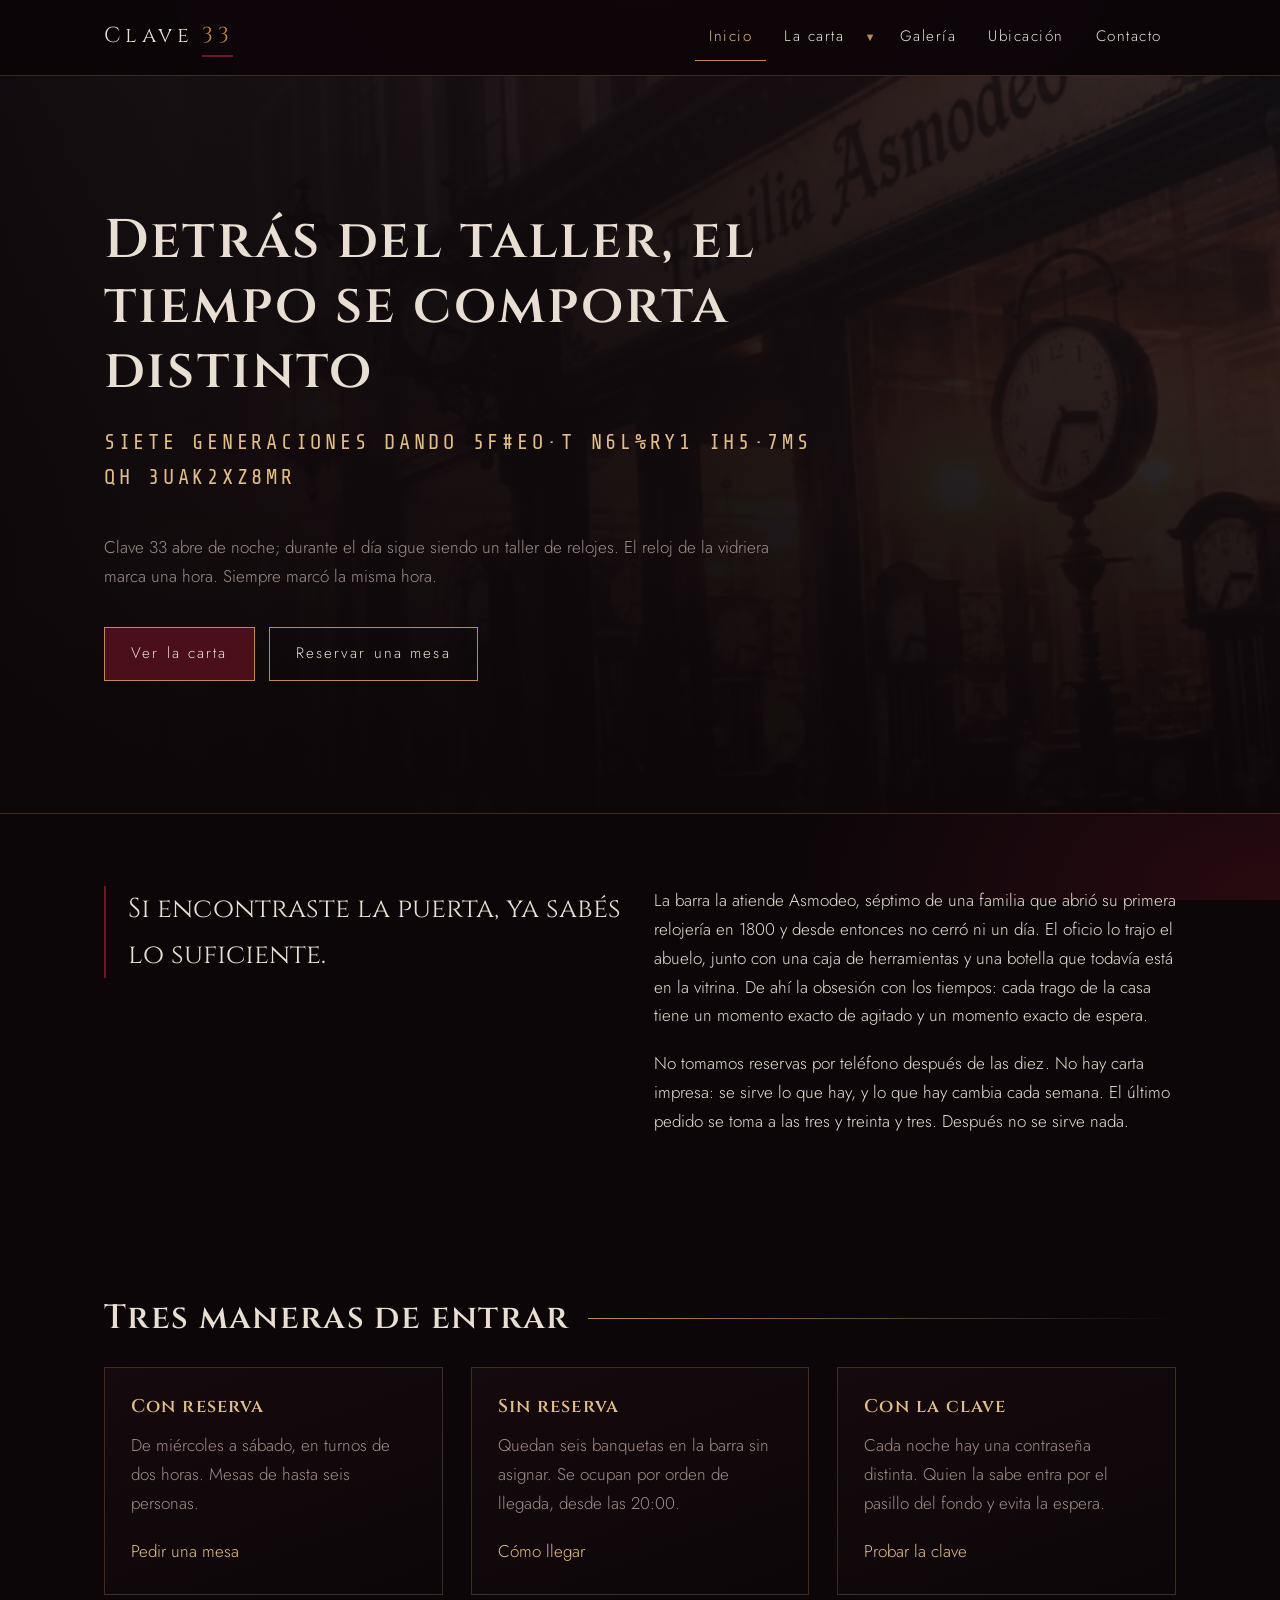
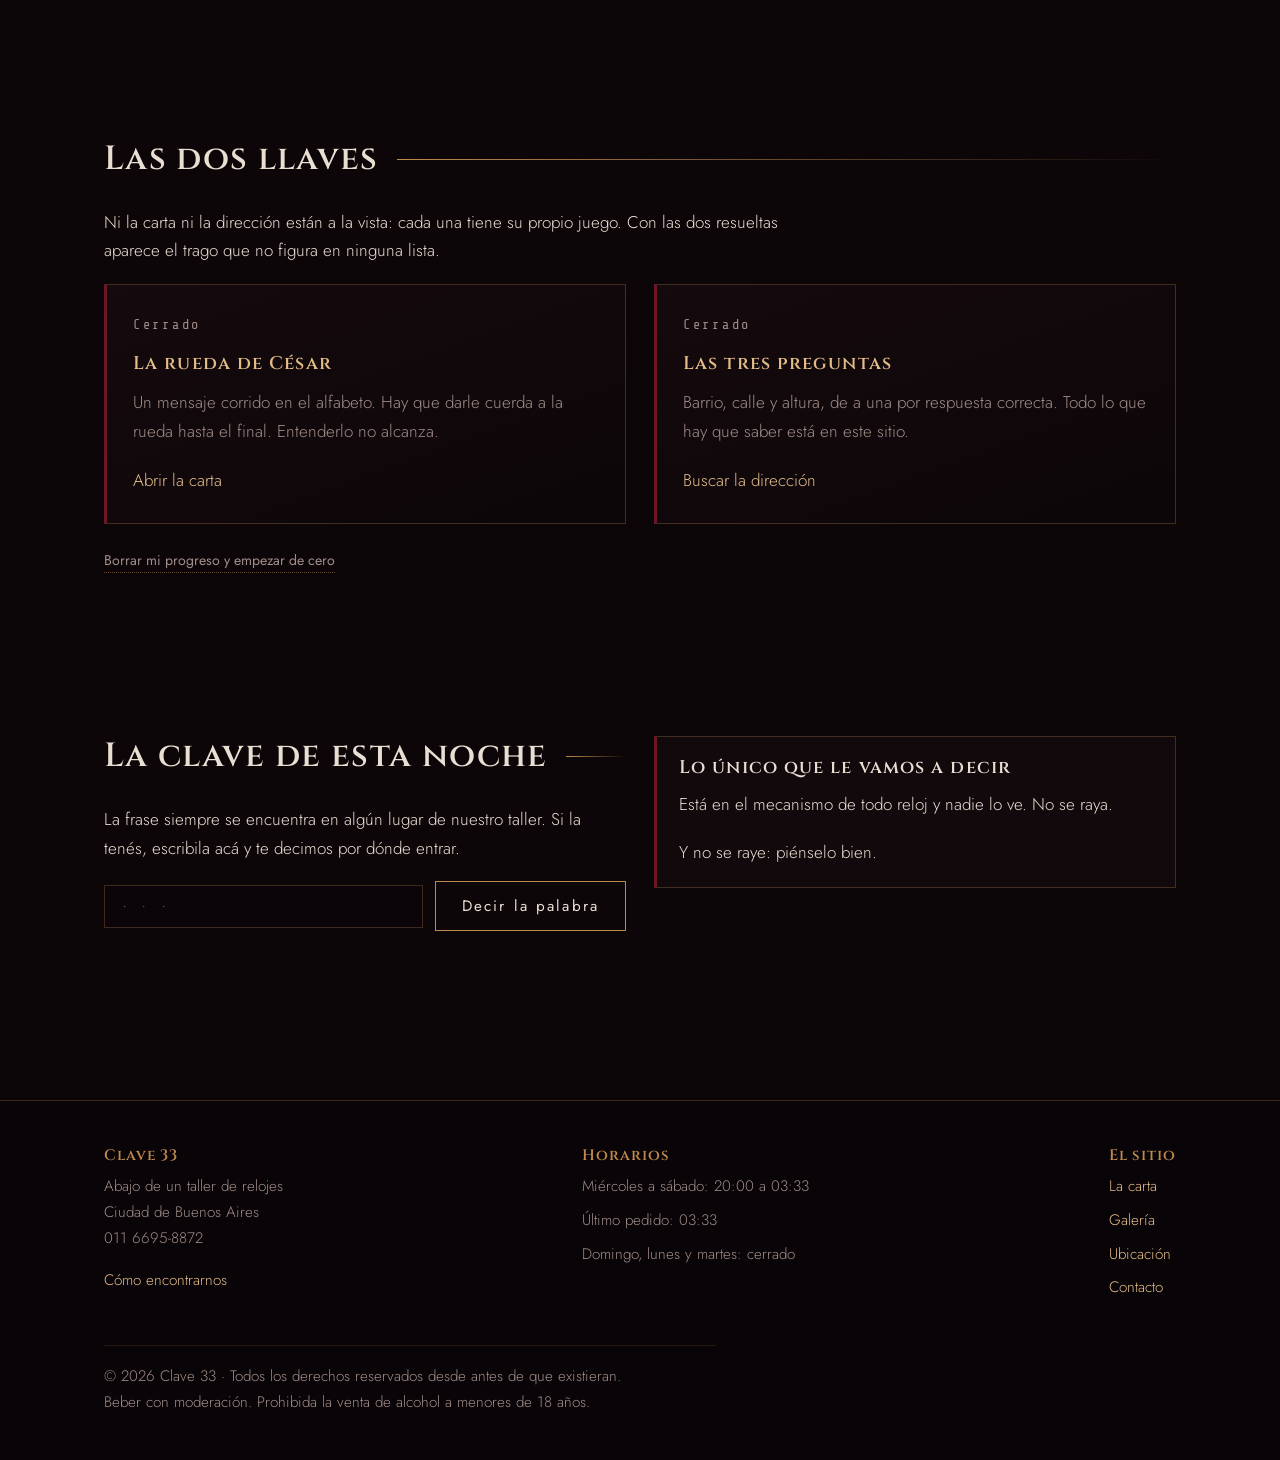
<file: index.html>
<!DOCTYPE html>
<html lang="es">
<head>
  <meta charset="UTF-8">
  <meta name="viewport" content="width=device-width, initial-scale=1.0">
  <meta name="theme-color" content="#0c0609">
  <title>Clave 33 — Bar oculto</title>
  <meta name="description" content="Clave 33: La casa lo estaba esperando.">
  <link rel="preconnect" href="https://fonts.googleapis.com">
  <link rel="preconnect" href="https://fonts.gstatic.com" crossorigin>
  <link href="https://fonts.googleapis.com/css2?family=Cinzel:wght@500;600&family=Jost:wght@300;400;500&family=Share+Tech+Mono&display=swap" rel="stylesheet">
  <link rel="stylesheet" href="css/estilos.css">
</head>
<body>
  <a class="saltar" href="#principal">Saltar al contenido</a>

  <header class="cabecera">
    <div class="cabecera__interior">
      <a class="marca" href="index.html">
        <span>Clave</span><span class="marca__numero">33</span>
      </a>

      <button class="menu-boton" id="menuBoton" aria-expanded="false" aria-controls="menuPrincipal">
        <span class="menu-boton__icono"><span></span><span></span><span></span></span>
        Menú
      </button>

      <nav class="nav" id="menuPrincipal" aria-label="Navegación principal">
        <ul class="nav__lista">
          <li class="nav__item"><a class="nav__enlace" href="index.html" aria-current="page">Inicio</a></li>
          <li class="nav__item">
            <div class="nav__grupo">
              <a class="nav__enlace" href="carta.html">La carta</a>
              <button class="nav__toggle" aria-expanded="false" aria-label="Abrir secciones de la carta"><span>▼</span></button>
            </div>
            <ul class="submenu">
              <li><a href="carta-clasicos.html">Clásicos</a></li>
              <li><a href="carta-autor.html">De autor</a></li>
              <li><a href="carta-reserva.html">Reserva</a></li>
            </ul>
          </li>
          <li class="nav__item"><a class="nav__enlace" href="galeria.html">Galería</a></li>
          <li class="nav__item"><a class="nav__enlace" href="ubicacion.html">Ubicación</a></li>
          <li class="nav__item"><a class="nav__enlace" href="contacto.html">Contacto</a></li>
        </ul>
      </nav>
    </div>
  </header>

  <main id="principal">

    <section class="portada">
      <div class="contenedor">
        <div class="portada__interior">
          <h1>Detrás del taller, el tiempo se comporta distinto</h1>
          <p class="lema" data-descifrar="SIETE GENERACIONES DANDO CUERDA. NINGUNA PARTIDA DE DEFUNCION.">SIETE GENERACIONES DANDO CUERDA. NINGUNA PARTIDA DE DEFUNCION.</p>
          <p class="portada__texto">
            Clave 33 abre de noche; durante el día sigue siendo un taller de relojes.
            El reloj de la vidriera marca una hora. Siempre marcó la misma hora.
          </p>
          <div class="acciones">
            <a class="boton boton--lleno" href="carta.html">Ver la carta</a>
            <a class="boton" href="contacto.html">Reservar una mesa</a>
          </div>
        </div>
      </div>
    </section>

    <section class="seccion">
      <div class="contenedor">
        <div class="fila">
          <div>
            <blockquote class="cita">Si encontraste la puerta, ya sabés lo suficiente.</blockquote>
          </div>
          <div>
            <p>
              La barra la atiende Asmodeo, séptimo de una familia que abrió su primera
              relojería en 1800 y desde entonces no cerró ni un día. El oficio lo trajo el
              abuelo, junto con una caja de herramientas y una botella que todavía está en
              la vitrina. De ahí la obsesión con los tiempos: cada trago de la casa tiene un
              momento exacto de agitado y un momento exacto de espera.
            </p>
            <p>
              No tomamos reservas por teléfono después de las diez. No hay carta impresa:
              se sirve lo que hay, y lo que hay cambia cada semana. El último pedido se toma
              a las tres y treinta y tres. Después no se sirve nada.
            </p>
          </div>
        </div>
      </div>
    </section>

    <section class="seccion">
      <div class="contenedor">
        <div class="titulo-seccion"><h2>Tres maneras de entrar</h2></div>
        <div class="fila">
          <article class="tarjeta">
            <h3>Con reserva</h3>
            <p>De miércoles a sábado, en turnos de dos horas. Mesas de hasta seis personas.</p>
            <a href="contacto.html">Pedir una mesa</a>
          </article>
          <article class="tarjeta">
            <h3>Sin reserva</h3>
            <p>Quedan seis banquetas en la barra sin asignar. Se ocupan por orden de llegada, desde las 20:00.</p>
            <a href="ubicacion.html">Cómo llegar</a>
          </article>
          <article class="tarjeta">
            <h3>Con la clave</h3>
            <p>Cada noche hay una contraseña distinta. Quien la sabe entra por el pasillo del fondo y evita la espera.</p>
            <a href="#clave">Probar la clave</a>
          </article>
        </div>
      </div>
    </section>

    <section class="seccion" id="llaves">
      <div class="contenedor">
        <div class="titulo-seccion"><h2>Las dos llaves</h2></div>
        <p>
          Ni la carta ni la dirección están a la vista: cada una tiene su propio juego.
          Con las dos resueltas aparece el trago que no figura en ninguna lista.
        </p>
        <div class="fila">
          <article class="tarjeta llave" data-llave="carta">
            <p class="llave__estado">Cerrado</p>
            <h3>La rueda de César</h3>
            <p>Un mensaje corrido en el alfabeto. Hay que darle cuerda a la rueda hasta el final. Entenderlo no alcanza.</p>
            <a href="carta.html">Abrir la carta</a>
          </article>
          <article class="tarjeta llave" data-llave="ubicacion">
            <p class="llave__estado">Cerrado</p>
            <h3>Las tres preguntas</h3>
            <p>Barrio, calle y altura, de a una por respuesta correcta. Todo lo que hay que saber está en este sitio.</p>
            <a href="ubicacion.html">Buscar la dirección</a>
          </article>
        </div>
        <p><button class="enlace-sutil" type="button" id="reiniciar">Borrar mi progreso y empezar de cero</button></p>
      </div>
    </section>

    <section class="seccion" id="clave">
      <div class="contenedor">
        <div class="fila">
          <div>
            <div class="titulo-seccion"><h2>La clave de esta noche</h2></div>
            <p>
              La frase siempre se encuentra en algún lugar de nuestro taller. Si la tenés,
              escribila acá y te decimos por dónde entrar.
            </p>
            <form class="clave" id="formClave">
              <label class="saltar" for="claveEntrada">Contraseña de la noche</label>
              <input type="text" id="claveEntrada" name="clave" placeholder="· · ·" autocomplete="off">
              <button class="boton" type="submit">Decir la palabra</button>
            </form>
            <p class="respuesta" id="claveRespuesta" role="status"></p>
          </div>
          <div>
            <div class="nota">
              <h3>Lo único que le vamos a decir</h3>
              <p>
                Está en el mecanismo de todo reloj y nadie lo ve. No se raya.
              </p>
              <p>
                Y no se raye: piénselo bien.
              </p>
            </div>
          </div>
        </div>
      </div>
    </section>

  </main>

  <footer class="pie">
    <div class="contenedor">
      <div class="pie__filas">
        <div>
          <h3>Clave 33</h3>
          <p>Abajo de un taller de relojes<br>Ciudad de Buenos Aires<br>011 6695-8872</p>
          <p><a href="ubicacion.html">Cómo encontrarnos</a></p>
        </div>
        <div>
          <h3>Horarios</h3>
          <ul>
            <li>Miércoles a sábado: 20:00 a 03:33</li>
            <li>Último pedido: 03:33</li>
            <li>Domingo, lunes y martes: cerrado</li>
          </ul>
        </div>
        <div>
          <h3>El sitio</h3>
          <ul>
            <li><a href="carta.html">La carta</a></li>
            <li><a href="galeria.html">Galería</a></li>
            <li><a href="ubicacion.html">Ubicación</a></li>
            <li><a href="contacto.html">Contacto</a></li>
          </ul>
        </div>
      </div>
      <p class="pie__legal">
        © <span class="anio">2026</span> Clave 33 · Todos los derechos reservados desde antes de que existieran.<br>
        Beber con moderación. Prohibida la venta de alcohol a menores de 18 años.
      </p>
    </div>
  </footer>

  <script src="js/base.js"></script>
</body>
</html>
</file>
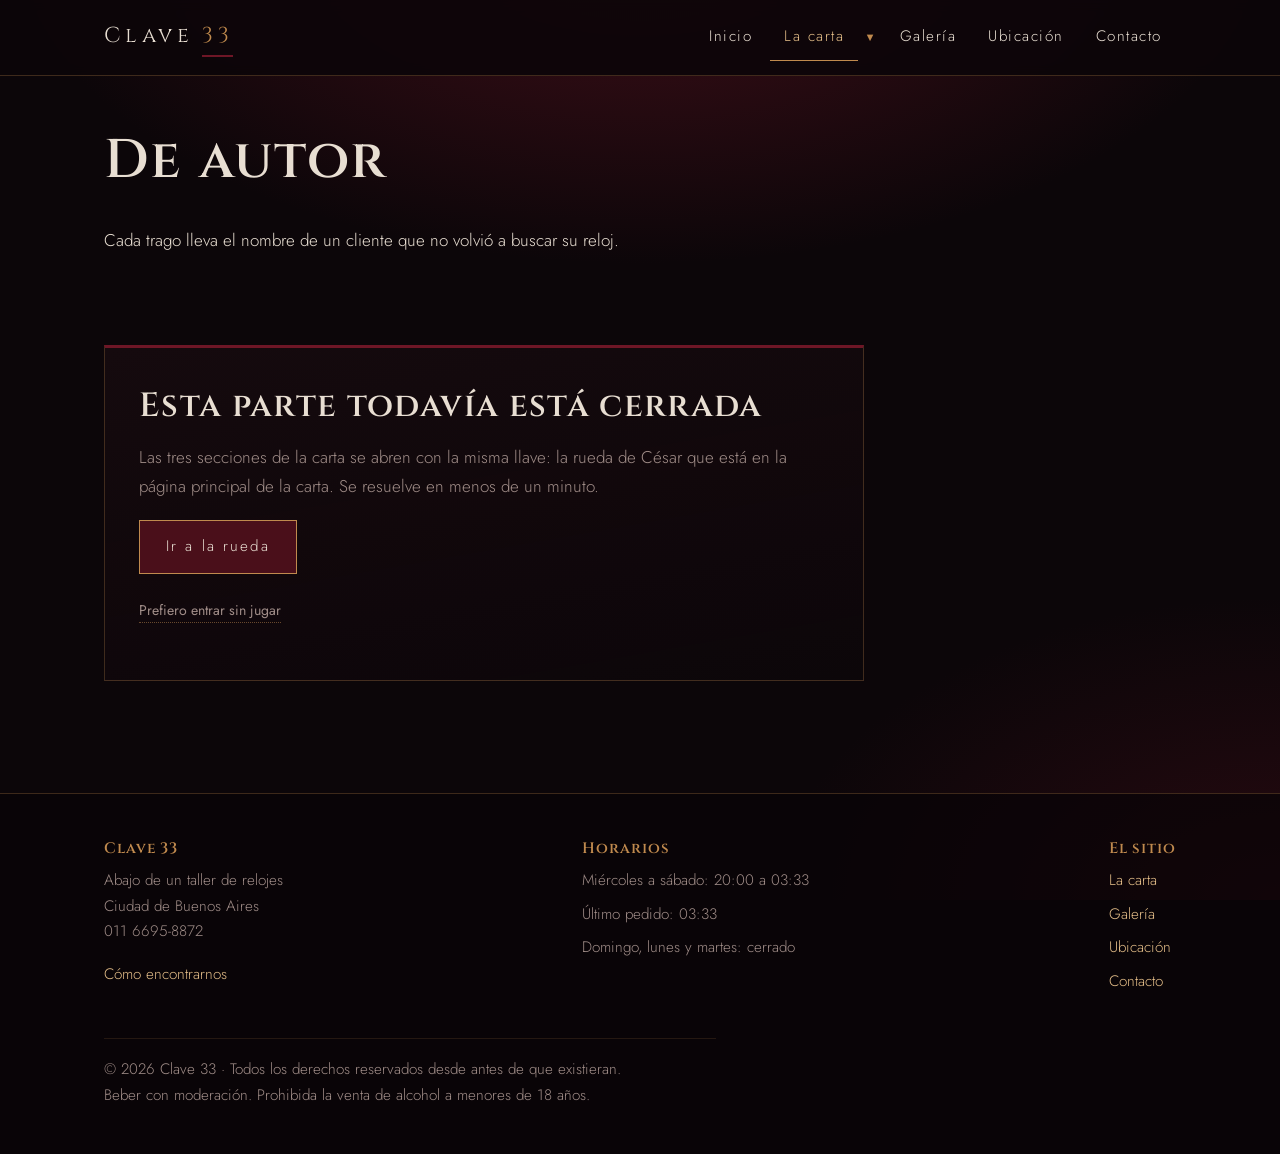
<file: carta-autor.html>
<!DOCTYPE html>
<html lang="es">
<head>
  <meta charset="UTF-8">
  <meta name="viewport" content="width=device-width, initial-scale=1.0">
  <meta name="theme-color" content="#0c0609">
  <title>De autor — Clave 33</title>
  <meta name="description" content="Los nueve tragos de autor de Clave 33, cada uno con nombre de cliente.">
  <link rel="preconnect" href="https://fonts.googleapis.com">
  <link rel="preconnect" href="https://fonts.gstatic.com" crossorigin>
  <link href="https://fonts.googleapis.com/css2?family=Cinzel:wght@500;600&family=Jost:wght@300;400;500&family=Share+Tech+Mono&display=swap" rel="stylesheet">
  <link rel="stylesheet" href="css/estilos.css">
</head>
<body>
  <a class="saltar" href="#principal">Saltar al contenido</a>

  <header class="cabecera">
    <div class="cabecera__interior">
      <a class="marca" href="index.html">
        <span>Clave</span><span class="marca__numero">33</span>
      </a>

      <button class="menu-boton" id="menuBoton" aria-expanded="false" aria-controls="menuPrincipal">
        <span class="menu-boton__icono"><span></span><span></span><span></span></span>
        Menú
      </button>

      <nav class="nav" id="menuPrincipal" aria-label="Navegación principal">
        <ul class="nav__lista">
          <li class="nav__item"><a class="nav__enlace" href="index.html">Inicio</a></li>
          <li class="nav__item">
            <div class="nav__grupo">
              <a class="nav__enlace" href="carta.html" aria-current="page">La carta</a>
              <button class="nav__toggle" aria-expanded="false" aria-label="Abrir secciones de la carta"><span>▼</span></button>
            </div>
            <ul class="submenu">
              <li><a href="carta-clasicos.html">Clásicos</a></li>
              <li><a aria-current="page" href="carta-autor.html">De autor</a></li>
              <li><a href="carta-reserva.html">Reserva</a></li>
            </ul>
          </li>
          <li class="nav__item"><a class="nav__enlace" href="galeria.html">Galería</a></li>
          <li class="nav__item"><a class="nav__enlace" href="ubicacion.html">Ubicación</a></li>
          <li class="nav__item"><a class="nav__enlace" href="contacto.html">Contacto</a></li>
        </ul>
      </nav>
    </div>
  </header>

  <main id="principal">

    <section class="seccion seccion--titulo">
      <div class="contenedor">
        <h1>De autor</h1>
        <p>Cada trago lleva el nombre de un cliente que no volvió a buscar su reloj.</p>
      </div>
    </section>

    <section class="seccion candado" id="candado">
      <div class="contenedor">
        <div class="candado__caja">
          <h2>Esta parte todavía está cerrada</h2>
          <p>
            Las tres secciones de la carta se abren con la misma llave: la rueda de César
            que está en la página principal de la carta. Se resuelve en menos de un minuto.
          </p>
          <a class="boton boton--lleno" href="carta.html">Ir a la rueda</a>
          <p><button class="enlace-sutil" type="button" id="saltear">Prefiero entrar sin jugar</button></p>
        </div>
      </div>
    </section>

    <div data-protegido="carta" hidden>


    <section class="seccion seccion--angosta">
      <div class="contenedor">
        <div class="tragos">
          <article class="trago">
            <div class="trago__linea">
              <h3 class="trago__nombre">Emilia Vaccaro</h3>
              <span class="trago__puntos"></span>
              <span class="trago__precio">$ 11.800</span>
            </div>
            <p class="trago__receta">Gin, manzanilla, cordial de manzana verde, tónica de tomillo</p>
            <p class="trago__nota">Dejó un reloj de dama, cadena corta. Volvía todos los jueves hasta que dejó de volver.</p>
          </article>
          <article class="trago">
            <div class="trago__linea">
              <h3 class="trago__nombre">Teodoro Nasi</h3>
              <span class="trago__puntos"></span>
              <span class="trago__precio">$ 12.600</span>
            </div>
            <p class="trago__receta">Rye añejado en casa, vermut de hierbas amargas, miel oscura, bitter de nuez</p>
            <p class="trago__nota">Pidió un ajuste menor. Prometió pasar el lunes. Era 1934.</p>
          </article>
          <article class="trago">
            <div class="trago__linea">
              <h3 class="trago__nombre">Sr. Lindqvist</h3>
              <span class="trago__puntos"></span>
              <span class="trago__precio">$ 13.100</span>
            </div>
            <p class="trago__receta">Whisky japonés, sake, jazmín, limón amarillo</p>
            <p class="trago__nota">Nunca dio nombre de pila. El reloj tampoco tenía inscripción.</p>
          </article>
          <article class="trago">
            <div class="trago__linea">
              <h3 class="trago__nombre">Josefa Arriola</h3>
              <span class="trago__puntos"></span>
              <span class="trago__precio">$ 12.400</span>
            </div>
            <p class="trago__receta">Ron añejo, granada especiada, lima, oporto flotado</p>
            <p class="trago__nota">Trajo un reloj con rubí engarzado. Dijo que era de su madre. Quedó en la vitrina.</p>
          </article>
          <article class="trago">
            <div class="trago__linea">
              <h3 class="trago__nombre">Ignacio Bermúdez</h3>
              <span class="trago__puntos"></span>
              <span class="trago__precio">$ 12.900</span>
            </div>
            <p class="trago__receta">Cognac, amaro, vermut oscuro, cacao amargo</p>
            <p class="trago__nota">Relojero de otro barrio. Trajo el suyo a arreglar. Cortesía profesional, dijo.</p>
          </article>
          <article class="trago">
            <div class="trago__linea">
              <h3 class="trago__nombre">La Viuda Pardo</h3>
              <span class="trago__puntos"></span>
              <span class="trago__precio">$ 12.200</span>
            </div>
            <p class="trago__receta">Mezcal, licor de café, naranja quemada, sal ahumada</p>
            <p class="trago__nota">Vino a las tres y treinta y tres. Insistió en esperar. La dejamos esperando.</p>
          </article>
          <article class="trago">
            <div class="trago__linea">
              <h3 class="trago__nombre">Anselmo Grieco</h3>
              <span class="trago__puntos"></span>
              <span class="trago__precio">$ 11.400</span>
            </div>
            <p class="trago__receta">Pisco, maracuyá, clara, pimienta rosa</p>
            <p class="trago__nota">Discutió el precio media hora. Se fue sin pagar y sin el reloj. Contiene huevo.</p>
          </article>
          <article class="trago">
            <div class="trago__linea">
              <h3 class="trago__nombre">Clara Ithurbide</h3>
              <span class="trago__puntos"></span>
              <span class="trago__precio">$ 11.600</span>
            </div>
            <p class="trago__receta">Vodka de centeno, pera al laurel, vino blanco, soda</p>
            <p class="trago__nota">Diecisiete años, reloj de comunión. El más chico del cajón.</p>
          </article>
          <article class="trago">
            <div class="trago__linea">
              <h3 class="trago__nombre">Ficha 33</h3>
              <span class="trago__puntos"></span>
              <span class="trago__precio">$ 13.333</span>
            </div>
            <p class="trago__receta">Absenta, licor de anís, hielo tallado, agua fría</p>
            <p class="trago__nota">No hay nombre en el sobre. Solo el número. Es el que más se pide.</p>
          </article>
        </div>
        <div class="nota">
          <p>
            Los relojes siguen en el cajón del taller. Si reconoce un nombre, avísele a
            quien lo atienda.
          </p>
        </div>
      </div>
    </section>


    <section class="seccion seccion--angosta">
      <div class="contenedor">
        <button class="enlace-sutil" type="button" id="volverACerrar">Volver a cerrar la puerta y empezar de nuevo</button>
      </div>
    </section>
    </div>
  </main>

  <footer class="pie">
    <div class="contenedor">
      <div class="pie__filas">
        <div>
          <h3>Clave 33</h3>
          <p>Abajo de un taller de relojes<br>Ciudad de Buenos Aires<br>011 6695-8872</p>
          <p><a href="ubicacion.html">Cómo encontrarnos</a></p>
        </div>
        <div>
          <h3>Horarios</h3>
          <ul>
            <li>Miércoles a sábado: 20:00 a 03:33</li>
            <li>Último pedido: 03:33</li>
            <li>Domingo, lunes y martes: cerrado</li>
          </ul>
        </div>
        <div>
          <h3>El sitio</h3>
          <ul>
            <li><a href="carta.html">La carta</a></li>
            <li><a href="galeria.html">Galería</a></li>
            <li><a href="ubicacion.html">Ubicación</a></li>
            <li><a href="contacto.html">Contacto</a></li>
          </ul>
        </div>
      </div>
      <p class="pie__legal">
        © <span class="anio">2026</span> Clave 33 · Todos los derechos reservados desde antes de que existieran.<br>
        Beber con moderación. Prohibida la venta de alcohol a menores de 18 años.
      </p>
    </div>
  </footer>

  <script src="js/base.js"></script>
</body>
</html>
</file>
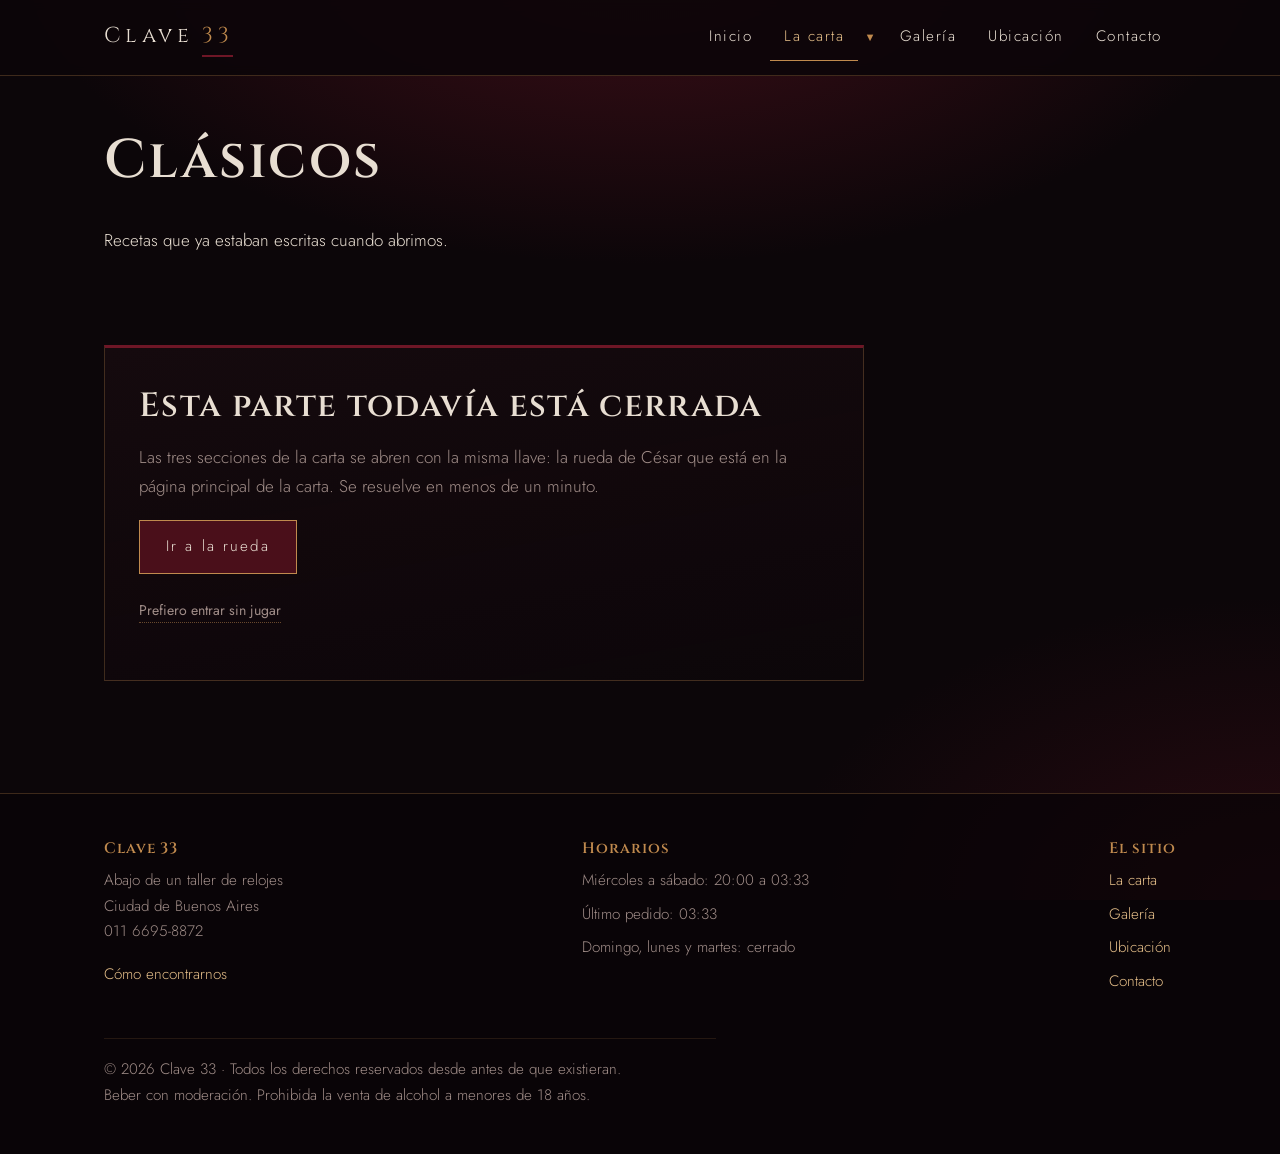
<file: carta-clasicos.html>
<!DOCTYPE html>
<html lang="es">
<head>
  <meta charset="UTF-8">
  <meta name="viewport" content="width=device-width, initial-scale=1.0">
  <meta name="theme-color" content="#0c0609">
  <title>Clásicos — Clave 33</title>
  <meta name="description" content="Coctelería clásica servida en Clave 33: sazerac, negroni, vieux carré y más.">
  <link rel="preconnect" href="https://fonts.googleapis.com">
  <link rel="preconnect" href="https://fonts.gstatic.com" crossorigin>
  <link href="https://fonts.googleapis.com/css2?family=Cinzel:wght@500;600&family=Jost:wght@300;400;500&family=Share+Tech+Mono&display=swap" rel="stylesheet">
  <link rel="stylesheet" href="css/estilos.css">
</head>
<body>
  <a class="saltar" href="#principal">Saltar al contenido</a>

  <header class="cabecera">
    <div class="cabecera__interior">
      <a class="marca" href="index.html">
        <span>Clave</span><span class="marca__numero">33</span>
      </a>

      <button class="menu-boton" id="menuBoton" aria-expanded="false" aria-controls="menuPrincipal">
        <span class="menu-boton__icono"><span></span><span></span><span></span></span>
        Menú
      </button>

      <nav class="nav" id="menuPrincipal" aria-label="Navegación principal">
        <ul class="nav__lista">
          <li class="nav__item"><a class="nav__enlace" href="index.html">Inicio</a></li>
          <li class="nav__item">
            <div class="nav__grupo">
              <a class="nav__enlace" href="carta.html" aria-current="page">La carta</a>
              <button class="nav__toggle" aria-expanded="false" aria-label="Abrir secciones de la carta"><span>▼</span></button>
            </div>
            <ul class="submenu">
              <li><a aria-current="page" href="carta-clasicos.html">Clásicos</a></li>
              <li><a href="carta-autor.html">De autor</a></li>
              <li><a href="carta-reserva.html">Reserva</a></li>
            </ul>
          </li>
          <li class="nav__item"><a class="nav__enlace" href="galeria.html">Galería</a></li>
          <li class="nav__item"><a class="nav__enlace" href="ubicacion.html">Ubicación</a></li>
          <li class="nav__item"><a class="nav__enlace" href="contacto.html">Contacto</a></li>
        </ul>
      </nav>
    </div>
  </header>

  <main id="principal">

    <section class="seccion seccion--titulo">
      <div class="contenedor">
        <h1>Clásicos</h1>
        <p>Recetas que ya estaban escritas cuando abrimos.</p>
      </div>
    </section>

    <section class="seccion candado" id="candado">
      <div class="contenedor">
        <div class="candado__caja">
          <h2>Esta parte todavía está cerrada</h2>
          <p>
            Las tres secciones de la carta se abren con la misma llave: la rueda de César
            que está en la página principal de la carta. Se resuelve en menos de un minuto.
          </p>
          <a class="boton boton--lleno" href="carta.html">Ir a la rueda</a>
          <p><button class="enlace-sutil" type="button" id="saltear">Prefiero entrar sin jugar</button></p>
        </div>
      </div>
    </section>

    <div data-protegido="carta" hidden>


    <section class="seccion seccion--angosta">
      <div class="contenedor">
        <div class="tragos">
          <article class="trago">
            <div class="trago__linea">
              <h3 class="trago__nombre">Sazerac</h3>
              <span class="trago__puntos"></span>
              <span class="trago__precio">$ 11.200</span>
            </div>
            <p class="trago__receta">Rye, absenta, azúcar, Peychaud's</p>
            <p class="trago__nota">El más viejo de la casa. Y no es el más viejo de la casa.</p>
          </article>
          <article class="trago">
            <div class="trago__linea">
              <h3 class="trago__nombre">Negroni</h3>
              <span class="trago__puntos"></span>
              <span class="trago__precio">$ 9.800</span>
            </div>
            <p class="trago__receta">Gin, vermut rojo, bitter</p>
            <p class="trago__nota">Partes iguales. La única medida que no discutimos.</p>
          </article>
          <article class="trago">
            <div class="trago__linea">
              <h3 class="trago__nombre">Old Fashioned</h3>
              <span class="trago__puntos"></span>
              <span class="trago__precio">$ 10.400</span>
            </div>
            <p class="trago__receta">Bourbon, azúcar, angostura, piel de naranja</p>
            <p class="trago__nota">Se hace lento. No hay otra manera.</p>
          </article>
          <article class="trago">
            <div class="trago__linea">
              <h3 class="trago__nombre">Vieux Carré</h3>
              <span class="trago__puntos"></span>
              <span class="trago__precio">$ 11.900</span>
            </div>
            <p class="trago__receta">Rye, cognac, vermut, Bénédictine</p>
            <p class="trago__nota">Dos alcoholes que se llevan mal. Acá se entienden.</p>
          </article>
          <article class="trago">
            <div class="trago__linea">
              <h3 class="trago__nombre">Martini</h3>
              <span class="trago__puntos"></span>
              <span class="trago__precio">$ 10.900</span>
            </div>
            <p class="trago__receta">Gin o vodka, vermut seco</p>
            <p class="trago__nota">Se sirve helado. Se toma antes de que deje de estarlo.</p>
          </article>
          <article class="trago">
            <div class="trago__linea">
              <h3 class="trago__nombre">Corpse Reviver Nº 2</h3>
              <span class="trago__puntos"></span>
              <span class="trago__precio">$ 11.600</span>
            </div>
            <p class="trago__receta">Gin, Lillet, curaçao, limón, absenta</p>
            <p class="trago__nota">El nombre lo puso otro. Nosotros solo lo respetamos.</p>
          </article>
          <article class="trago">
            <div class="trago__linea">
              <h3 class="trago__nombre">Manhattan</h3>
              <span class="trago__puntos"></span>
              <span class="trago__precio">$ 10.600</span>
            </div>
            <p class="trago__receta">Rye, vermut rojo, angostura, cereza</p>
            <p class="trago__nota">Perfecto desde hace un siglo. No lo tocamos.</p>
          </article>
        </div>
      </div>
    </section>


    <section class="seccion seccion--angosta">
      <div class="contenedor">
        <button class="enlace-sutil" type="button" id="volverACerrar">Volver a cerrar la puerta y empezar de nuevo</button>
      </div>
    </section>
    </div>
  </main>

  <footer class="pie">
    <div class="contenedor">
      <div class="pie__filas">
        <div>
          <h3>Clave 33</h3>
          <p>Abajo de un taller de relojes<br>Ciudad de Buenos Aires<br>011 6695-8872</p>
          <p><a href="ubicacion.html">Cómo encontrarnos</a></p>
        </div>
        <div>
          <h3>Horarios</h3>
          <ul>
            <li>Miércoles a sábado: 20:00 a 03:33</li>
            <li>Último pedido: 03:33</li>
            <li>Domingo, lunes y martes: cerrado</li>
          </ul>
        </div>
        <div>
          <h3>El sitio</h3>
          <ul>
            <li><a href="carta.html">La carta</a></li>
            <li><a href="galeria.html">Galería</a></li>
            <li><a href="ubicacion.html">Ubicación</a></li>
            <li><a href="contacto.html">Contacto</a></li>
          </ul>
        </div>
      </div>
      <p class="pie__legal">
        © <span class="anio">2026</span> Clave 33 · Todos los derechos reservados desde antes de que existieran.<br>
        Beber con moderación. Prohibida la venta de alcohol a menores de 18 años.
      </p>
    </div>
  </footer>

  <script src="js/base.js"></script>
</body>
</html>
</file>
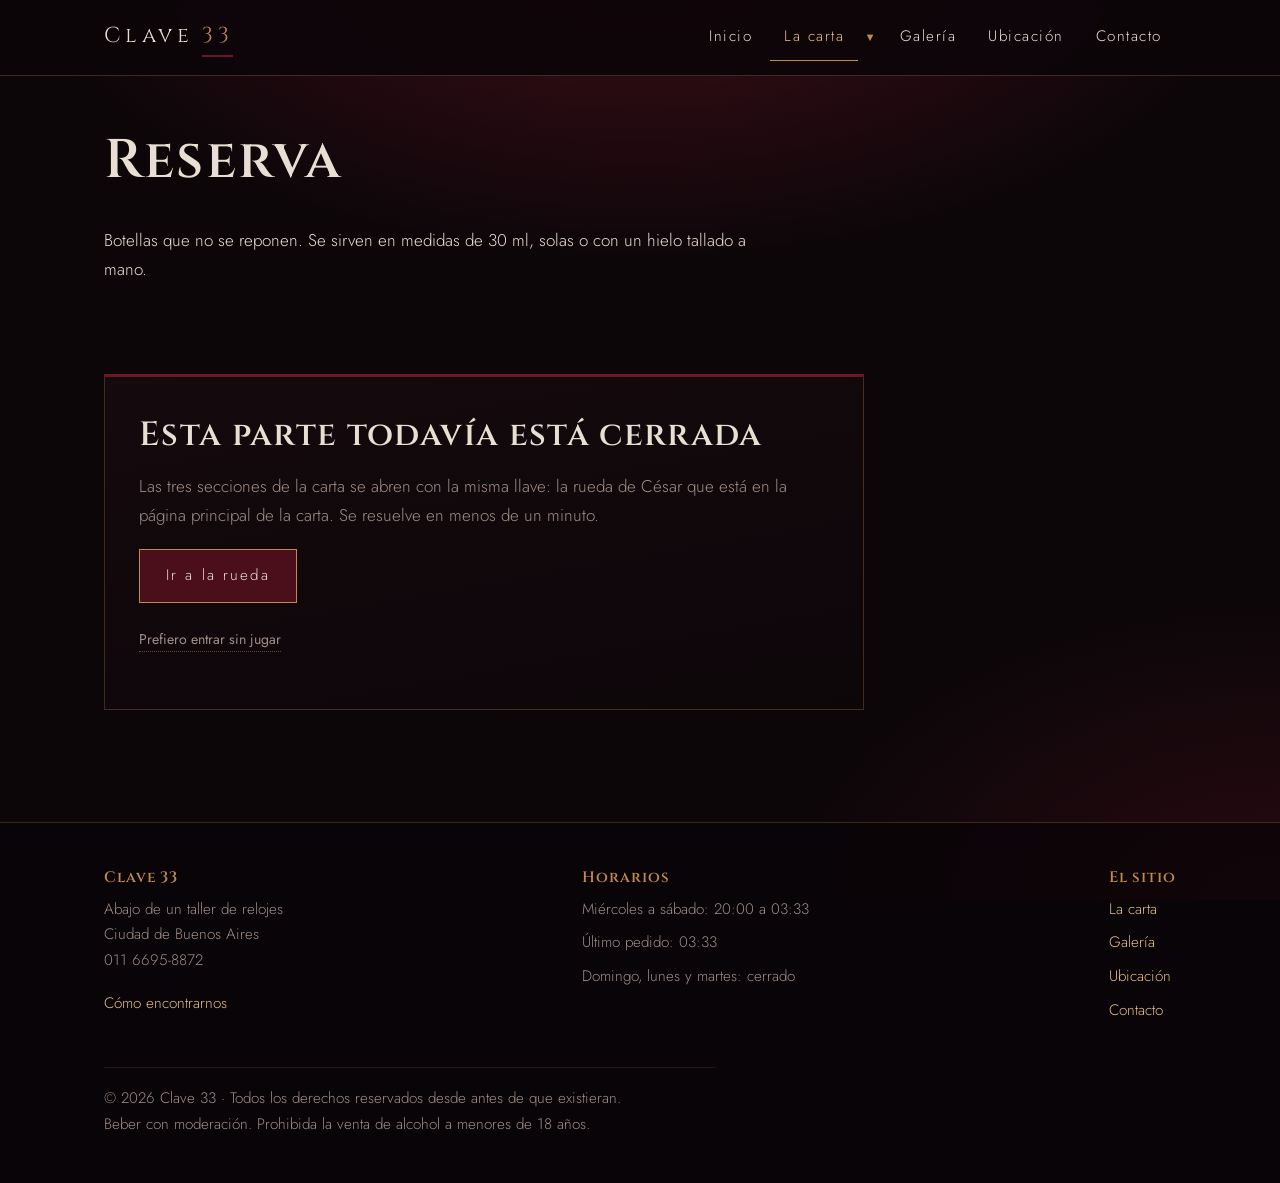
<file: carta-reserva.html>
<!DOCTYPE html>
<html lang="es">
<head>
  <meta charset="UTF-8">
  <meta name="viewport" content="width=device-width, initial-scale=1.0">
  <meta name="theme-color" content="#0c0609">
  <title>Reserva — Clave 33</title>
  <meta name="description" content="Botellas de reserva y destilados contados en Clave 33.">
  <link rel="preconnect" href="https://fonts.googleapis.com">
  <link rel="preconnect" href="https://fonts.gstatic.com" crossorigin>
  <link href="https://fonts.googleapis.com/css2?family=Cinzel:wght@500;600&family=Jost:wght@300;400;500&family=Share+Tech+Mono&display=swap" rel="stylesheet">
  <link rel="stylesheet" href="css/estilos.css">
</head>
<body>
  <a class="saltar" href="#principal">Saltar al contenido</a>

  <header class="cabecera">
    <div class="cabecera__interior">
      <a class="marca" href="index.html">
        <span>Clave</span><span class="marca__numero">33</span>
      </a>

      <button class="menu-boton" id="menuBoton" aria-expanded="false" aria-controls="menuPrincipal">
        <span class="menu-boton__icono"><span></span><span></span><span></span></span>
        Menú
      </button>

      <nav class="nav" id="menuPrincipal" aria-label="Navegación principal">
        <ul class="nav__lista">
          <li class="nav__item"><a class="nav__enlace" href="index.html">Inicio</a></li>
          <li class="nav__item">
            <div class="nav__grupo">
              <a class="nav__enlace" href="carta.html" aria-current="page">La carta</a>
              <button class="nav__toggle" aria-expanded="false" aria-label="Abrir secciones de la carta"><span>▼</span></button>
            </div>
            <ul class="submenu">
              <li><a href="carta-clasicos.html">Clásicos</a></li>
              <li><a href="carta-autor.html">De autor</a></li>
              <li><a aria-current="page" href="carta-reserva.html">Reserva</a></li>
            </ul>
          </li>
          <li class="nav__item"><a class="nav__enlace" href="galeria.html">Galería</a></li>
          <li class="nav__item"><a class="nav__enlace" href="ubicacion.html">Ubicación</a></li>
          <li class="nav__item"><a class="nav__enlace" href="contacto.html">Contacto</a></li>
        </ul>
      </nav>
    </div>
  </header>

  <main id="principal">

    <section class="seccion seccion--titulo">
      <div class="contenedor">
        <h1>Reserva</h1>
        <p>Botellas que no se reponen. Se sirven en medidas de 30 ml, solas o con un hielo tallado a mano.</p>
      </div>
    </section>

    <section class="seccion candado" id="candado">
      <div class="contenedor">
        <div class="candado__caja">
          <h2>Esta parte todavía está cerrada</h2>
          <p>
            Las tres secciones de la carta se abren con la misma llave: la rueda de César
            que está en la página principal de la carta. Se resuelve en menos de un minuto.
          </p>
          <a class="boton boton--lleno" href="carta.html">Ir a la rueda</a>
          <p><button class="enlace-sutil" type="button" id="saltear">Prefiero entrar sin jugar</button></p>
        </div>
      </div>
    </section>

    <div data-protegido="carta" hidden>


    <section class="seccion seccion--angosta">
      <div class="contenedor">
        <div class="tragos">
          <article class="trago">
            <div class="trago__linea">
              <h3 class="trago__nombre">Malta escocesa 1998</h3>
              <span class="trago__puntos"></span>
              <span class="trago__precio">$ 34.000</span>
            </div>
            <p class="trago__receta">Islay, 24 años, turba fuerte</p>
            <p class="trago__nota">Quedan once medidas. No se venden dos por persona.</p>
          </article>
          <article class="trago">
            <div class="trago__linea">
              <h3 class="trago__nombre">Coñac de la casa</h3>
              <span class="trago__puntos"></span>
              <span class="trago__precio">$ 28.500</span>
            </div>
            <p class="trago__receta">Comprado en un remate en 1987</p>
            <p class="trago__nota">Sin etiqueta. Nadie en la familia quiso averiguar de dónde venía.</p>
          </article>
          <article class="trago">
            <div class="trago__linea">
              <h3 class="trago__nombre">Ron de Barbados 1999</h3>
              <span class="trago__puntos"></span>
              <span class="trago__precio">$ 22.700</span>
            </div>
            <p class="trago__receta">Envejecido en barrica de jerez</p>
            <p class="trago__nota">Dulce y largo. El único de la vitrina que se recomienda sin reservas.</p>
          </article>
          <article class="trago">
            <div class="trago__linea">
              <h3 class="trago__nombre">Mezcal tobalá</h3>
              <span class="trago__puntos"></span>
              <span class="trago__precio">$ 19.800</span>
            </div>
            <p class="trago__receta">Producción de doscientas botellas</p>
            <p class="trago__nota">Ahumado y mineral. La número 33 es esta.</p>
          </article>
          <article class="trago">
            <div class="trago__linea">
              <h3 class="trago__nombre">Vermut de 1966</h3>
              <span class="trago__puntos"></span>
              <span class="trago__precio">$ 26.300</span>
            </div>
            <p class="trago__receta">Encontrado en el sótano al mudar el taller</p>
            <p class="trago__nota">Se sirve frío y solo. Estaba detrás de una pared que no figuraba en los planos.</p>
          </article>
          <article class="trago">
            <div class="trago__linea">
              <h3 class="trago__nombre">Aguardiente de familia</h3>
              <span class="trago__puntos"></span>
              <span class="trago__precio">$ 31.000</span>
            </div>
            <p class="trago__receta">Traído por el abuelo Asmodeo desde Houska 1, Blatce-Doksy</p>
            <p class="trago__nota">De una casa levantada sobre un pozo que alguien tapió hace setecientos años. Última botella.</p>
          </article>
        </div>
      </div>
    </section>

    <section class="seccion seccion--angosta">
      <div class="contenedor">
        <div class="nota">
          <p>
            Las medidas de reserva se cobran aparte de la mesa y no entran en promociones.
            Si querés reservar una botella entera para un grupo, escribinos antes por
            <a href="contacto.html">contacto</a>.
          </p>
        </div>
      </div>
    </section>


    <section class="seccion seccion--angosta">
      <div class="contenedor">
        <button class="enlace-sutil" type="button" id="volverACerrar">Volver a cerrar la puerta y empezar de nuevo</button>
      </div>
    </section>
    </div>
  </main>

  <footer class="pie">
    <div class="contenedor">
      <div class="pie__filas">
        <div>
          <h3>Clave 33</h3>
          <p>Abajo de un taller de relojes<br>Ciudad de Buenos Aires<br>011 6695-8872</p>
          <p><a href="ubicacion.html">Cómo encontrarnos</a></p>
        </div>
        <div>
          <h3>Horarios</h3>
          <ul>
            <li>Miércoles a sábado: 20:00 a 03:33</li>
            <li>Último pedido: 03:33</li>
            <li>Domingo, lunes y martes: cerrado</li>
          </ul>
        </div>
        <div>
          <h3>El sitio</h3>
          <ul>
            <li><a href="carta.html">La carta</a></li>
            <li><a href="galeria.html">Galería</a></li>
            <li><a href="ubicacion.html">Ubicación</a></li>
            <li><a href="contacto.html">Contacto</a></li>
          </ul>
        </div>
      </div>
      <p class="pie__legal">
        © <span class="anio">2026</span> Clave 33 · Todos los derechos reservados desde antes de que existieran.<br>
        Beber con moderación. Prohibida la venta de alcohol a menores de 18 años.
      </p>
    </div>
  </footer>

  <script src="js/base.js"></script>
</body>
</html>
</file>
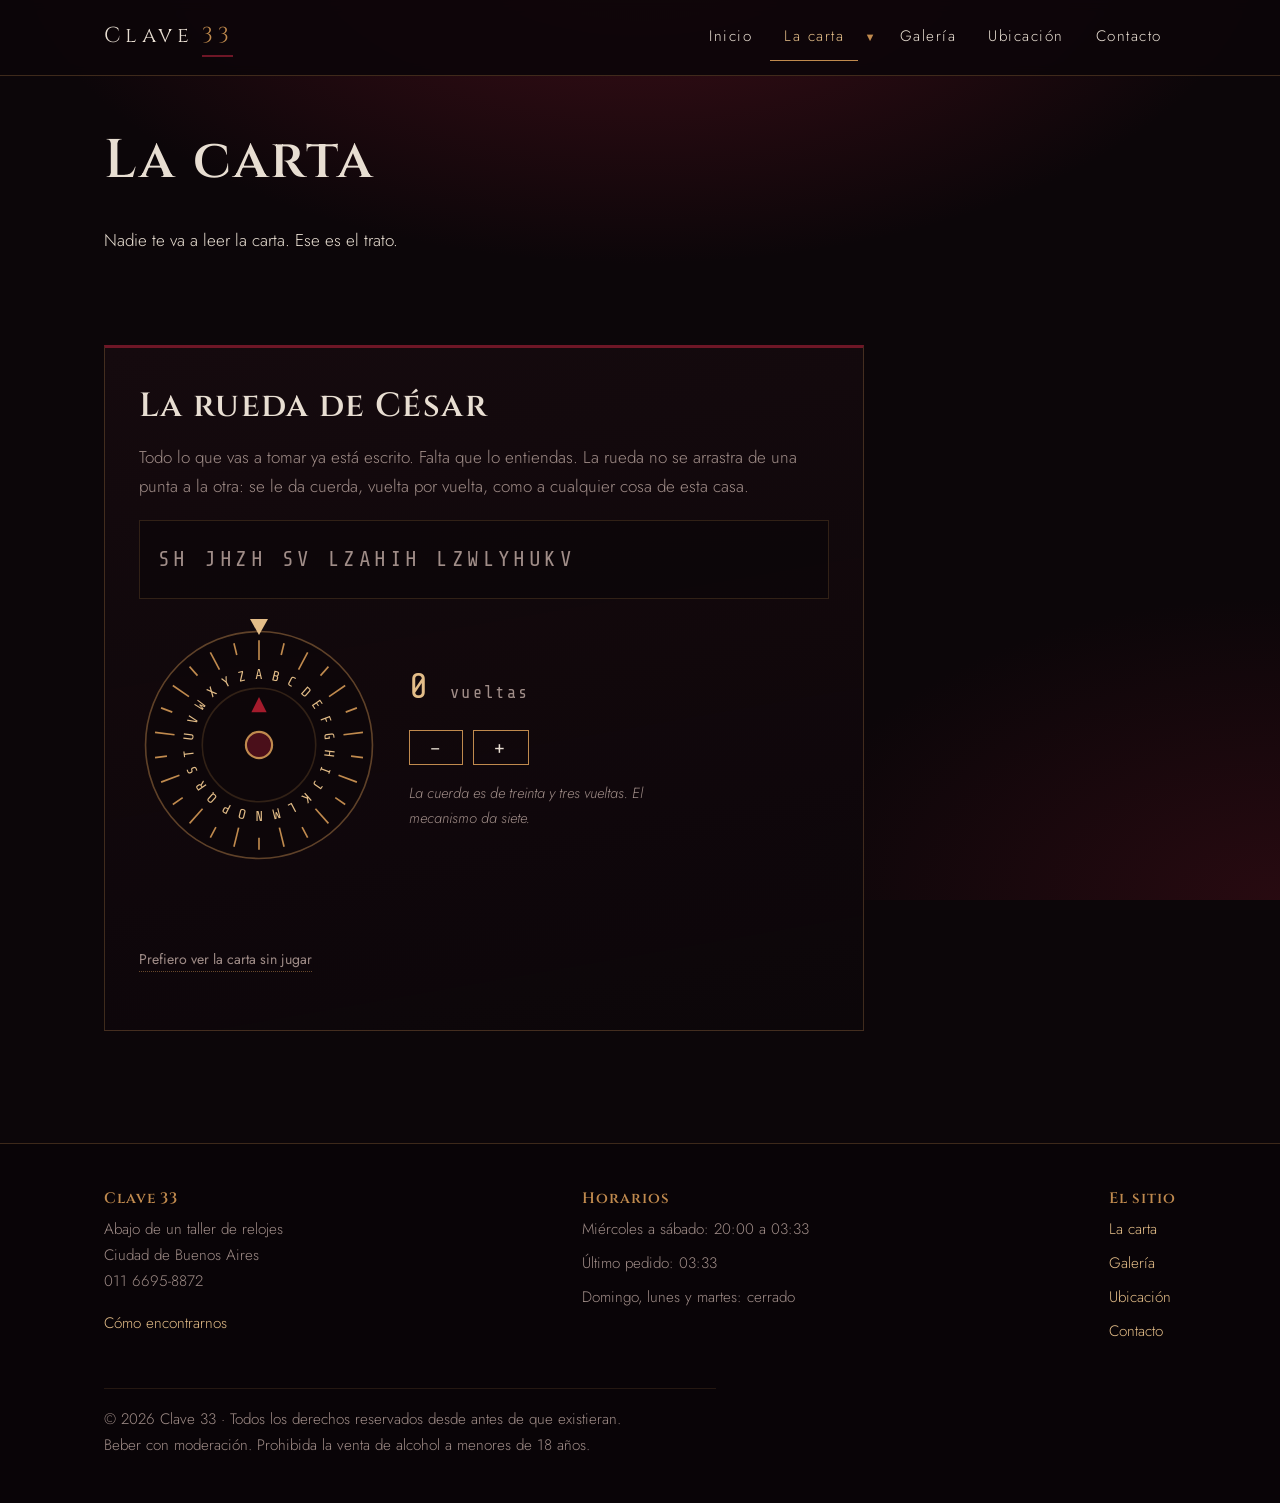
<file: carta.html>
<!DOCTYPE html>
<html lang="es">
<head>
  <meta charset="UTF-8">
  <meta name="viewport" content="width=device-width, initial-scale=1.0">
  <meta name="theme-color" content="#0c0609">
  <title>La carta — Clave 33</title>
  <meta name="description" content="Coctelería clásica, tragos de autor y botellas de reserva en Clave 33.">
  <link rel="preconnect" href="https://fonts.googleapis.com">
  <link rel="preconnect" href="https://fonts.gstatic.com" crossorigin>
  <link href="https://fonts.googleapis.com/css2?family=Cinzel:wght@500;600&family=Jost:wght@300;400;500&family=Share+Tech+Mono&display=swap" rel="stylesheet">
  <link rel="stylesheet" href="css/estilos.css">
</head>
<body>
  <a class="saltar" href="#principal">Saltar al contenido</a>

  <header class="cabecera">
    <div class="cabecera__interior">
      <a class="marca" href="index.html">
        <span>Clave</span><span class="marca__numero">33</span>
      </a>

      <button class="menu-boton" id="menuBoton" aria-expanded="false" aria-controls="menuPrincipal">
        <span class="menu-boton__icono"><span></span><span></span><span></span></span>
        Menú
      </button>

      <nav class="nav" id="menuPrincipal" aria-label="Navegación principal">
        <ul class="nav__lista">
          <li class="nav__item"><a class="nav__enlace" href="index.html">Inicio</a></li>
          <li class="nav__item">
            <div class="nav__grupo">
              <a class="nav__enlace" href="carta.html" aria-current="page">La carta</a>
              <button class="nav__toggle" aria-expanded="false" aria-label="Abrir secciones de la carta"><span>▼</span></button>
            </div>
            <ul class="submenu">
              <li><a href="carta-clasicos.html">Clásicos</a></li>
              <li><a href="carta-autor.html">De autor</a></li>
              <li><a href="carta-reserva.html">Reserva</a></li>
            </ul>
          </li>
          <li class="nav__item"><a class="nav__enlace" href="galeria.html">Galería</a></li>
          <li class="nav__item"><a class="nav__enlace" href="ubicacion.html">Ubicación</a></li>
          <li class="nav__item"><a class="nav__enlace" href="contacto.html">Contacto</a></li>
        </ul>
      </nav>
    </div>
  </header>

  <main id="principal">

    <section class="seccion seccion--titulo">
      <div class="contenedor">
        <h1>La carta</h1>
        <p>Nadie te va a leer la carta. Ese es el trato.</p>
      </div>
    </section>

    <section class="seccion candado" id="candado">
      <div class="contenedor">
        <div class="candado__caja">
          <h2>La rueda de César</h2>
          <p>
            Todo lo que vas a tomar ya está escrito. Falta que lo entiendas. La rueda
            no se arrastra de una punta a la otra: se le da cuerda, vuelta por vuelta,
            como a cualquier cosa de esta casa.
          </p>
          <p class="rueda__texto" id="ruedaTexto">SH JHZH SV LZAHIH LZWLYHUKV</p>

          <div class="rueda">
            <div class="dial" id="dial" role="slider" tabindex="0"
                 aria-label="Rueda de cifrado: dale cuerda con las flechas del teclado"
                 aria-valuemin="0" aria-valuemax="52" aria-valuenow="0" aria-valuetext="cero vueltas">
              <span class="dial__aguja"></span>
              <svg class="dial__disco" id="dialDisco" viewBox="0 0 220 220" aria-hidden="true">
            <circle cx="110" cy="110" r="104" class="dial__aro"/>
            <circle cx="110" cy="110" r="52" class="dial__aro dial__aro--interno"/>
            <line x1="110" y1="14" x2="110" y2="32" class="dial__muesca" transform="rotate(0.0 110 110)"/>
            <text x="110" y="46" class="dial__letra" transform="rotate(0.0 110 110)">A</text>
            <line x1="110" y1="14" x2="110" y2="25" class="dial__muesca" transform="rotate(13.85 110 110)"/>
            <text x="110" y="46" class="dial__letra" transform="rotate(13.85 110 110)">B</text>
            <line x1="110" y1="14" x2="110" y2="32" class="dial__muesca" transform="rotate(27.69 110 110)"/>
            <text x="110" y="46" class="dial__letra" transform="rotate(27.69 110 110)">C</text>
            <line x1="110" y1="14" x2="110" y2="25" class="dial__muesca" transform="rotate(41.54 110 110)"/>
            <text x="110" y="46" class="dial__letra" transform="rotate(41.54 110 110)">D</text>
            <line x1="110" y1="14" x2="110" y2="32" class="dial__muesca" transform="rotate(55.38 110 110)"/>
            <text x="110" y="46" class="dial__letra" transform="rotate(55.38 110 110)">E</text>
            <line x1="110" y1="14" x2="110" y2="25" class="dial__muesca" transform="rotate(69.23 110 110)"/>
            <text x="110" y="46" class="dial__letra" transform="rotate(69.23 110 110)">F</text>
            <line x1="110" y1="14" x2="110" y2="32" class="dial__muesca" transform="rotate(83.08 110 110)"/>
            <text x="110" y="46" class="dial__letra" transform="rotate(83.08 110 110)">G</text>
            <line x1="110" y1="14" x2="110" y2="25" class="dial__muesca" transform="rotate(96.92 110 110)"/>
            <text x="110" y="46" class="dial__letra" transform="rotate(96.92 110 110)">H</text>
            <line x1="110" y1="14" x2="110" y2="32" class="dial__muesca" transform="rotate(110.77 110 110)"/>
            <text x="110" y="46" class="dial__letra" transform="rotate(110.77 110 110)">I</text>
            <line x1="110" y1="14" x2="110" y2="25" class="dial__muesca" transform="rotate(124.62 110 110)"/>
            <text x="110" y="46" class="dial__letra" transform="rotate(124.62 110 110)">J</text>
            <line x1="110" y1="14" x2="110" y2="32" class="dial__muesca" transform="rotate(138.46 110 110)"/>
            <text x="110" y="46" class="dial__letra" transform="rotate(138.46 110 110)">K</text>
            <line x1="110" y1="14" x2="110" y2="25" class="dial__muesca" transform="rotate(152.31 110 110)"/>
            <text x="110" y="46" class="dial__letra" transform="rotate(152.31 110 110)">L</text>
            <line x1="110" y1="14" x2="110" y2="32" class="dial__muesca" transform="rotate(166.15 110 110)"/>
            <text x="110" y="46" class="dial__letra" transform="rotate(166.15 110 110)">M</text>
            <line x1="110" y1="14" x2="110" y2="25" class="dial__muesca" transform="rotate(180.0 110 110)"/>
            <text x="110" y="46" class="dial__letra" transform="rotate(180.0 110 110)">N</text>
            <line x1="110" y1="14" x2="110" y2="32" class="dial__muesca" transform="rotate(193.85 110 110)"/>
            <text x="110" y="46" class="dial__letra" transform="rotate(193.85 110 110)">O</text>
            <line x1="110" y1="14" x2="110" y2="25" class="dial__muesca" transform="rotate(207.69 110 110)"/>
            <text x="110" y="46" class="dial__letra" transform="rotate(207.69 110 110)">P</text>
            <line x1="110" y1="14" x2="110" y2="32" class="dial__muesca" transform="rotate(221.54 110 110)"/>
            <text x="110" y="46" class="dial__letra" transform="rotate(221.54 110 110)">Q</text>
            <line x1="110" y1="14" x2="110" y2="25" class="dial__muesca" transform="rotate(235.38 110 110)"/>
            <text x="110" y="46" class="dial__letra" transform="rotate(235.38 110 110)">R</text>
            <line x1="110" y1="14" x2="110" y2="32" class="dial__muesca" transform="rotate(249.23 110 110)"/>
            <text x="110" y="46" class="dial__letra" transform="rotate(249.23 110 110)">S</text>
            <line x1="110" y1="14" x2="110" y2="25" class="dial__muesca" transform="rotate(263.08 110 110)"/>
            <text x="110" y="46" class="dial__letra" transform="rotate(263.08 110 110)">T</text>
            <line x1="110" y1="14" x2="110" y2="32" class="dial__muesca" transform="rotate(276.92 110 110)"/>
            <text x="110" y="46" class="dial__letra" transform="rotate(276.92 110 110)">U</text>
            <line x1="110" y1="14" x2="110" y2="25" class="dial__muesca" transform="rotate(290.77 110 110)"/>
            <text x="110" y="46" class="dial__letra" transform="rotate(290.77 110 110)">V</text>
            <line x1="110" y1="14" x2="110" y2="32" class="dial__muesca" transform="rotate(304.62 110 110)"/>
            <text x="110" y="46" class="dial__letra" transform="rotate(304.62 110 110)">W</text>
            <line x1="110" y1="14" x2="110" y2="25" class="dial__muesca" transform="rotate(318.46 110 110)"/>
            <text x="110" y="46" class="dial__letra" transform="rotate(318.46 110 110)">X</text>
            <line x1="110" y1="14" x2="110" y2="32" class="dial__muesca" transform="rotate(332.31 110 110)"/>
            <text x="110" y="46" class="dial__letra" transform="rotate(332.31 110 110)">Y</text>
            <line x1="110" y1="14" x2="110" y2="25" class="dial__muesca" transform="rotate(346.15 110 110)"/>
            <text x="110" y="46" class="dial__letra" transform="rotate(346.15 110 110)">Z</text>
            <polygon points="110,66 117,80 103,80" class="dial__marca"/>
            <circle cx="110" cy="110" r="12" class="dial__centro"/>
          </svg>
            </div>

            <div class="rueda__panel">
              <p class="rueda__cuenta"><span class="rueda__numero" id="ruedaNumero">0</span> vueltas</p>
              <div class="rueda__botones">
                <button class="boton" type="button" id="dialMenos" aria-label="Aflojar una vuelta">&minus;</button>
                <button class="boton" type="button" id="dialMas" aria-label="Dar una vuelta">+</button>
              </div>
              <p class="rueda__pista">La cuerda es de treinta y tres vueltas. El mecanismo da siete.</p>
            </div>
          </div>

          <p class="respuesta" id="ruedaAviso" role="status"></p>
          <button class="boton boton--lleno" type="button" id="ruedaBoton" hidden>Abrir la carta</button>
          <p><button class="enlace-sutil" type="button" id="saltear">Prefiero ver la carta sin jugar</button></p>
        </div>
      </div>
    </section>

    <div data-protegido="carta" hidden>


    <section class="seccion seccion--angosta">
      <div class="contenedor">
        <div class="fila">
          <article class="tarjeta">
            <h3>Clásicos</h3>
            <p>Recetas que ya estaban escritas cuando abrimos. Siete, ninguna nuestra.</p>
            <a href="carta-clasicos.html">Ver los clásicos</a>
          </article>
          <article class="tarjeta">
            <h3>De autor</h3>
            <p>Nueve tragos con nombre de cliente. Ninguno de ellos volvió a buscar su reloj.</p>
            <a href="carta-autor.html">Ver los de autor</a>
          </article>
          <article class="tarjeta">
            <h3>Reserva</h3>
            <p>Botellas viejas, algunas más que el bar. Se sirven solas o con un hielo.</p>
            <a href="carta-reserva.html">Ver la reserva</a>
          </article>
        </div>
      </div>
    </section>

    <section class="seccion">
      <div class="contenedor">
        <div class="fila">
          <div>
            <div class="titulo-seccion"><h2>Fuera de carta</h2></div>
            <p>
              Hay un trago más que no está en ninguna lista y que solo se sirve si lo pedís
              por su nombre. El nombre aparece cuando tenés las dos llaves: la de la carta
              y la de la dirección.
            </p>
            <p class="cifrado" id="secreto">· · ·</p>
          </div>
          <div>
            <div class="nota">
              <h3>Alérgenos e información</h3>
              <p>
                Cada trago indica si lleva lácteos, huevo, frutos secos o gluten. Si tenés
                una restricción, avisale a la barra al sentarte: casi todo se puede rehacer.
              </p>
              <p>Tenemos cinco opciones sin alcohol, con el mismo trabajo que el resto.</p>
            </div>
          </div>
        </div>
      </div>
    </section>


    <section class="seccion seccion--angosta">
      <div class="contenedor">
        <button class="enlace-sutil" type="button" id="volverACerrar">Volver a cerrar la puerta y empezar de nuevo</button>
      </div>
    </section>
    </div>
  </main>

  <footer class="pie">
    <div class="contenedor">
      <div class="pie__filas">
        <div>
          <h3>Clave 33</h3>
          <p>Abajo de un taller de relojes<br>Ciudad de Buenos Aires<br>011 6695-8872</p>
          <p><a href="ubicacion.html">Cómo encontrarnos</a></p>
        </div>
        <div>
          <h3>Horarios</h3>
          <ul>
            <li>Miércoles a sábado: 20:00 a 03:33</li>
            <li>Último pedido: 03:33</li>
            <li>Domingo, lunes y martes: cerrado</li>
          </ul>
        </div>
        <div>
          <h3>El sitio</h3>
          <ul>
            <li><a href="carta.html">La carta</a></li>
            <li><a href="galeria.html">Galería</a></li>
            <li><a href="ubicacion.html">Ubicación</a></li>
            <li><a href="contacto.html">Contacto</a></li>
          </ul>
        </div>
      </div>
      <p class="pie__legal">
        © <span class="anio">2026</span> Clave 33 · Todos los derechos reservados desde antes de que existieran.<br>
        Beber con moderación. Prohibida la venta de alcohol a menores de 18 años.
      </p>
    </div>
  </footer>

  <script src="js/base.js"></script>
</body>
</html>
</file>
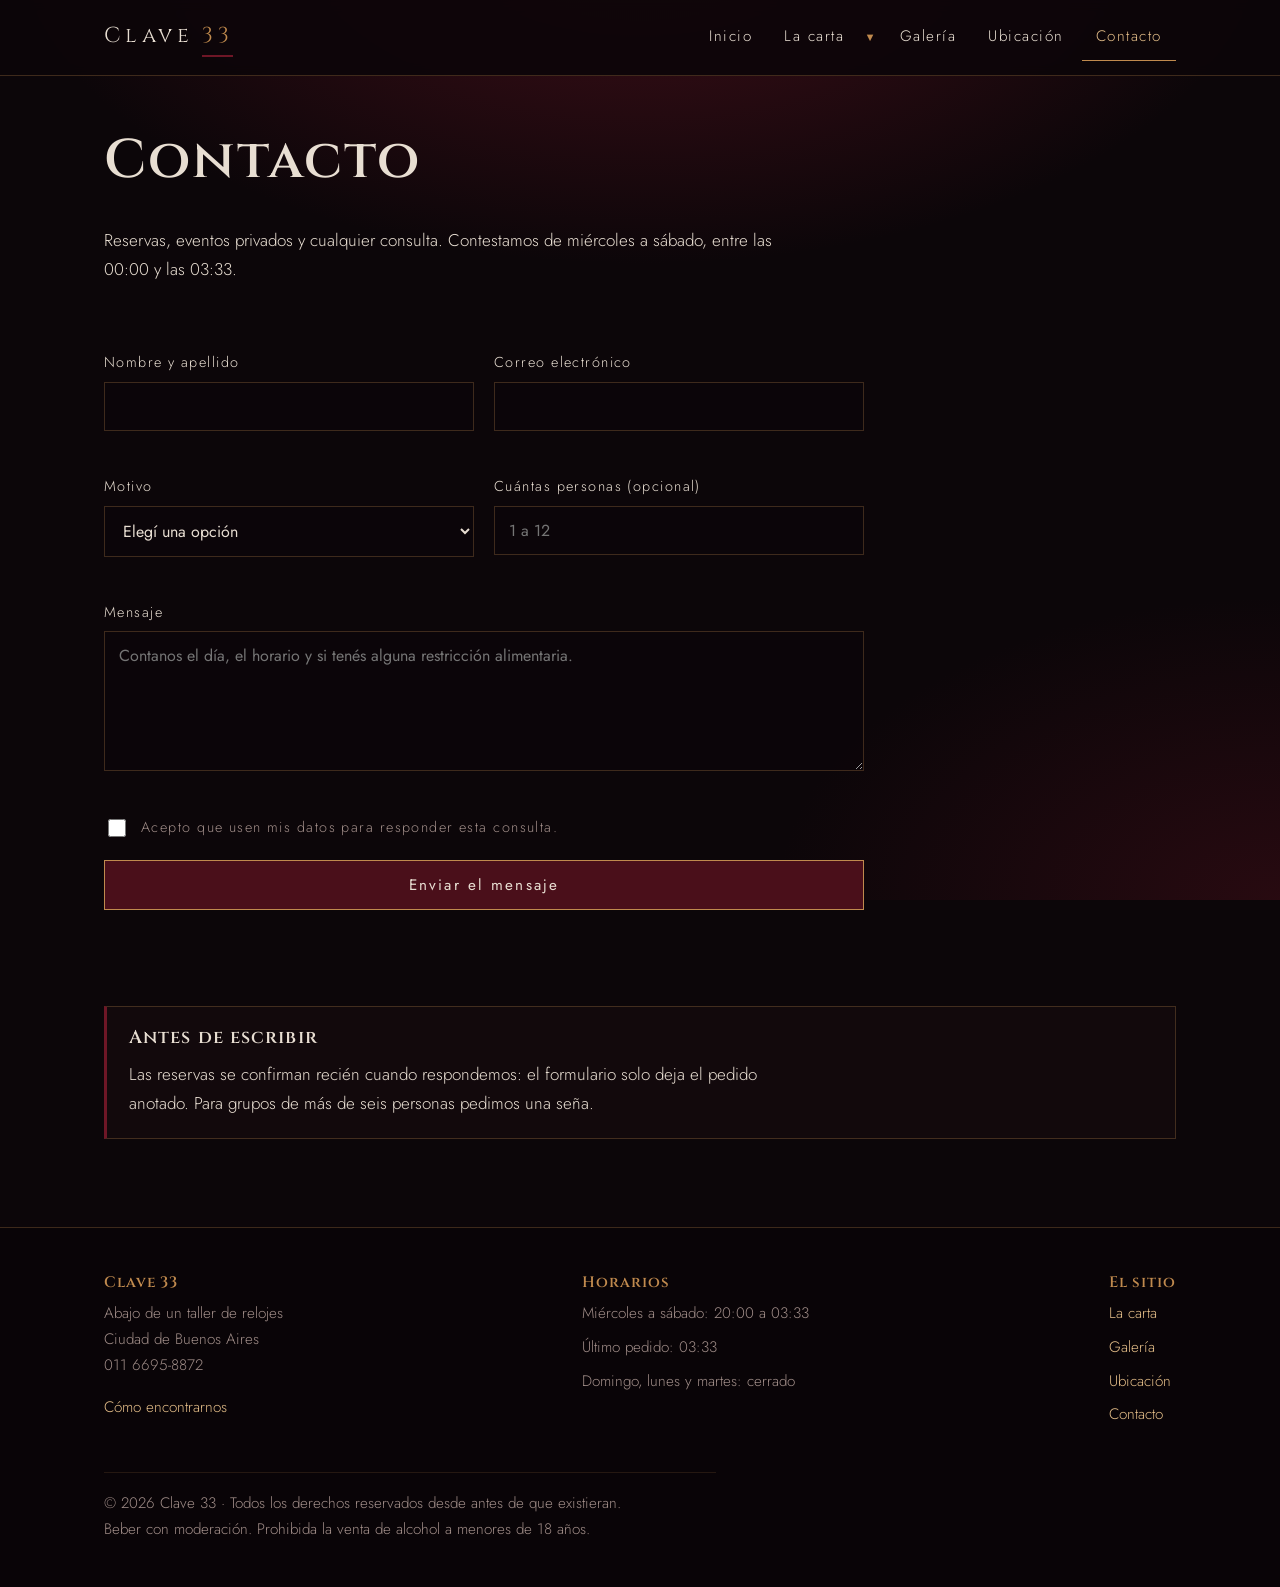
<file: contacto.html>
<!DOCTYPE html>
<html lang="es">
<head>
  <meta charset="UTF-8">
  <meta name="viewport" content="width=device-width, initial-scale=1.0">
  <meta name="theme-color" content="#0c0609">
  <title>Contacto — Clave 33</title>
  <meta name="description" content="Formulario de contacto y reservas de Clave 33.">
  <link rel="preconnect" href="https://fonts.googleapis.com">
  <link rel="preconnect" href="https://fonts.gstatic.com" crossorigin>
  <link href="https://fonts.googleapis.com/css2?family=Cinzel:wght@500;600&family=Jost:wght@300;400;500&family=Share+Tech+Mono&display=swap" rel="stylesheet">
  <link rel="stylesheet" href="css/estilos.css">
</head>
<body>
  <a class="saltar" href="#principal">Saltar al contenido</a>

  <header class="cabecera">
    <div class="cabecera__interior">
      <a class="marca" href="index.html">
        <span>Clave</span><span class="marca__numero">33</span>
      </a>

      <button class="menu-boton" id="menuBoton" aria-expanded="false" aria-controls="menuPrincipal">
        <span class="menu-boton__icono"><span></span><span></span><span></span></span>
        Menú
      </button>

      <nav class="nav" id="menuPrincipal" aria-label="Navegación principal">
        <ul class="nav__lista">
          <li class="nav__item"><a class="nav__enlace" href="index.html">Inicio</a></li>
          <li class="nav__item">
            <div class="nav__grupo">
              <a class="nav__enlace" href="carta.html">La carta</a>
              <button class="nav__toggle" aria-expanded="false" aria-label="Abrir secciones de la carta"><span>▼</span></button>
            </div>
            <ul class="submenu">
              <li><a href="carta-clasicos.html">Clásicos</a></li>
              <li><a href="carta-autor.html">De autor</a></li>
              <li><a href="carta-reserva.html">Reserva</a></li>
            </ul>
          </li>
          <li class="nav__item"><a class="nav__enlace" href="galeria.html">Galería</a></li>
          <li class="nav__item"><a class="nav__enlace" href="ubicacion.html">Ubicación</a></li>
          <li class="nav__item"><a class="nav__enlace" href="contacto.html" aria-current="page">Contacto</a></li>
        </ul>
      </nav>
    </div>
  </header>

  <main id="principal">

    <section class="seccion seccion--titulo">
      <div class="contenedor">
        <h1>Contacto</h1>
        <p>Reservas, eventos privados y cualquier consulta. Contestamos de miércoles a sábado, entre las 00:00 y las 03:33.</p>
      </div>
    </section>

    <section class="seccion seccion--angosta">
      <div class="contenedor">
        <form class="formulario" id="formContacto" novalidate>

          <div class="campo">
            <label for="nombre">Nombre y apellido</label>
            <input type="text" id="nombre" name="nombre" autocomplete="name">
            <span class="error" id="error-nombre" role="alert"></span>
          </div>

          <div class="campo">
            <label for="email">Correo electrónico</label>
            <input type="email" id="email" name="email" autocomplete="email">
            <span class="error" id="error-email" role="alert"></span>
          </div>

          <div class="campo">
            <label for="motivo">Motivo</label>
            <select id="motivo" name="motivo">
              <option value="">Elegí una opción</option>
              <option value="reserva">Reservar una mesa</option>
              <option value="evento">Evento privado</option>
              <option value="carta">Consulta sobre la carta</option>
              <option value="reloj">Vengo por un reloj del cajón</option>
              <option value="otro">Otra cosa</option>
            </select>
            <span class="error" id="error-motivo" role="alert"></span>
          </div>

          <div class="campo">
            <label for="personas">Cuántas personas (opcional)</label>
            <input type="number" id="personas" name="personas" min="1" max="12" placeholder="1 a 12">
            <span class="error" id="error-personas" role="alert"></span>
          </div>

          <div class="campo campo--ancho">
            <label for="mensaje">Mensaje</label>
            <textarea id="mensaje" name="mensaje" placeholder="Contanos el día, el horario y si tenés alguna restricción alimentaria."></textarea>
            <span class="error" id="error-mensaje" role="alert"></span>
          </div>

          <div class="campo campo--check">
            <input type="checkbox" id="acepta" name="acepta">
            <label for="acepta">Acepto que usen mis datos para responder esta consulta.</label>
            <span class="error" id="error-acepta" role="alert"></span>
          </div>

          <div class="campo campo--ancho">
            <button class="boton boton--lleno" type="submit">Enviar el mensaje</button>
          </div>

          <div class="aviso" id="avisoEnviado" role="status">
            <h3>Mensaje anotado</h3>
            <p>
              Te contestamos al correo que dejaste dentro de las 24 horas hábiles.
              Si es para hoy, mejor llamanos al 011 6695-8872, después de medianoche.
            </p>
          </div>

        </form>
      </div>
    </section>

    <section class="seccion seccion--angosta">
      <div class="contenedor">
        <div class="nota">
          <h3>Antes de escribir</h3>
          <p>
            Las reservas se confirman recién cuando respondemos: el formulario solo deja
            el pedido anotado. Para grupos de más de seis personas pedimos una seña.
          </p>
        </div>
      </div>
    </section>

  </main>

  <footer class="pie">
    <div class="contenedor">
      <div class="pie__filas">
        <div>
          <h3>Clave 33</h3>
          <p>Abajo de un taller de relojes<br>Ciudad de Buenos Aires<br>011 6695-8872</p>
          <p><a href="ubicacion.html">Cómo encontrarnos</a></p>
        </div>
        <div>
          <h3>Horarios</h3>
          <ul>
            <li>Miércoles a sábado: 20:00 a 03:33</li>
            <li>Último pedido: 03:33</li>
            <li>Domingo, lunes y martes: cerrado</li>
          </ul>
        </div>
        <div>
          <h3>El sitio</h3>
          <ul>
            <li><a href="carta.html">La carta</a></li>
            <li><a href="galeria.html">Galería</a></li>
            <li><a href="ubicacion.html">Ubicación</a></li>
            <li><a href="contacto.html">Contacto</a></li>
          </ul>
        </div>
      </div>
      <p class="pie__legal">
        © <span class="anio">2026</span> Clave 33 · Todos los derechos reservados desde antes de que existieran.<br>
        Beber con moderación. Prohibida la venta de alcohol a menores de 18 años.
      </p>
    </div>
  </footer>

  <script src="js/base.js"></script>
</body>
</html>
</file>
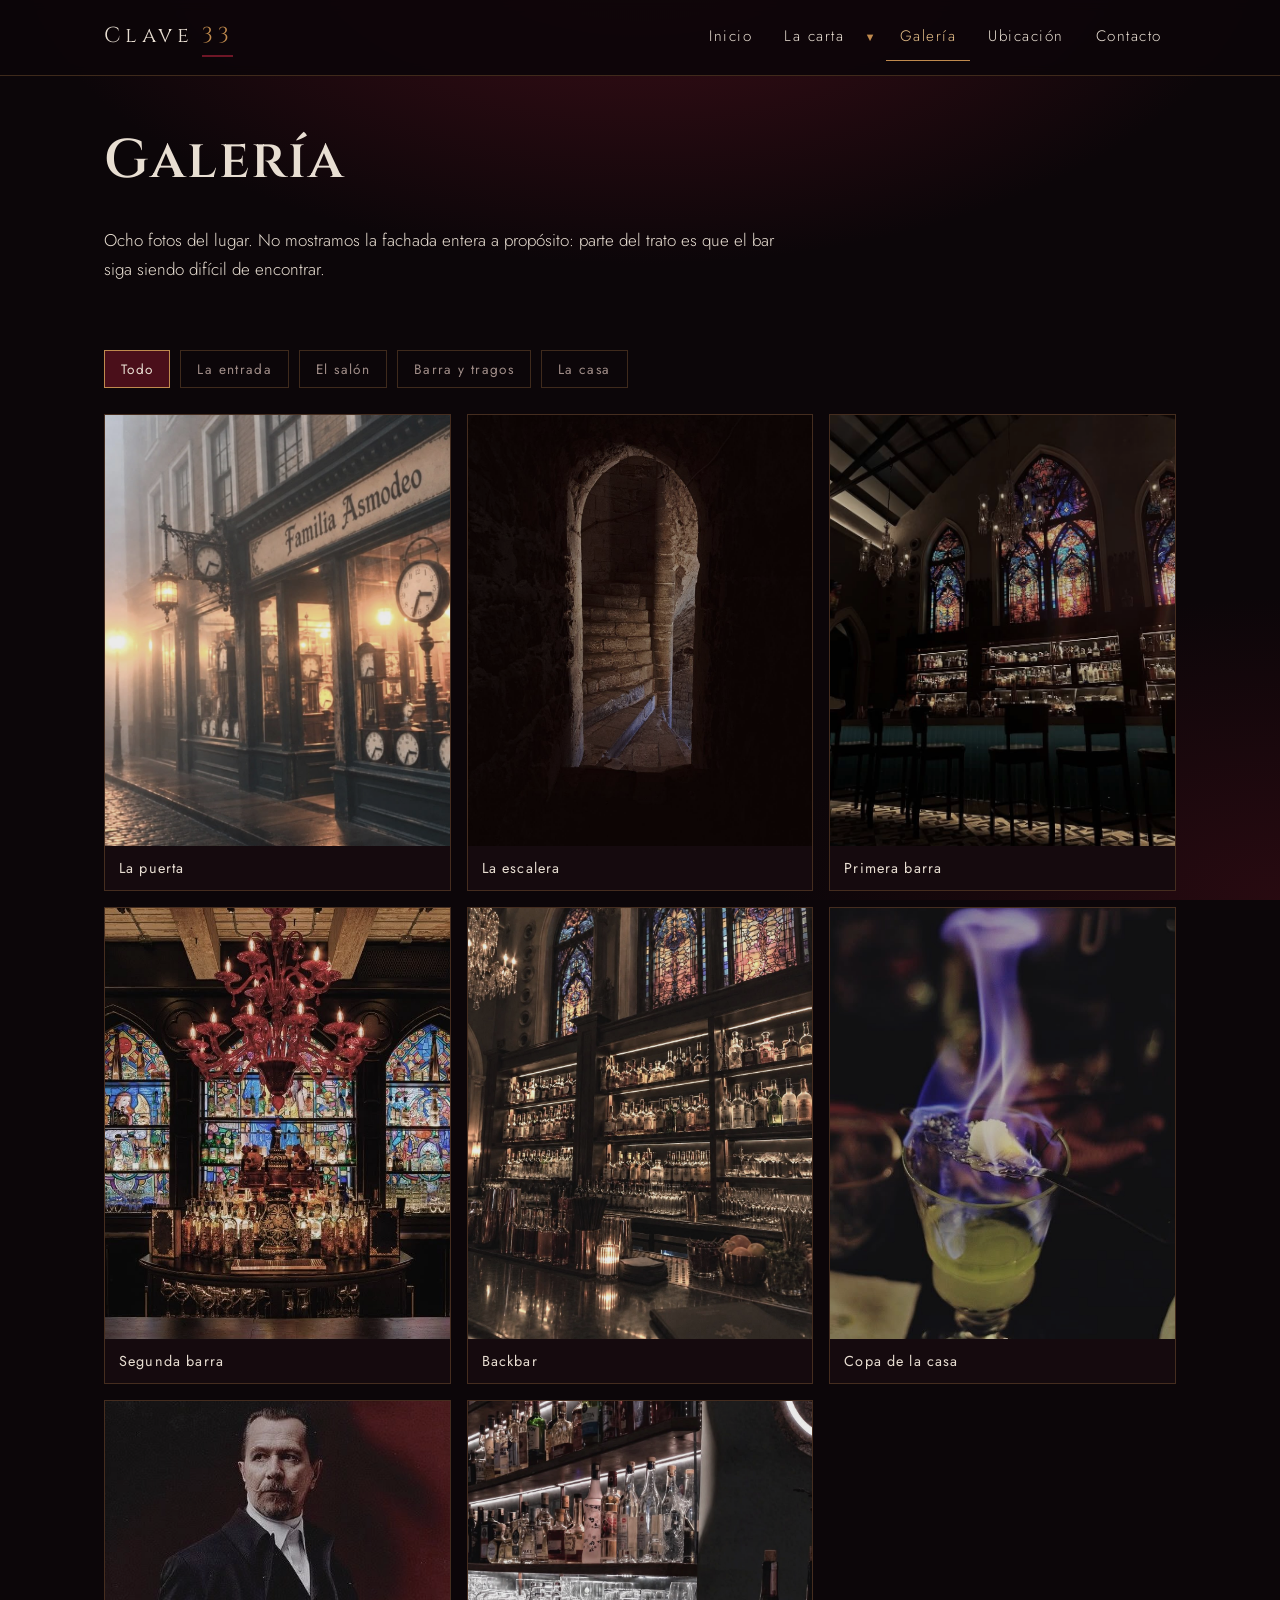
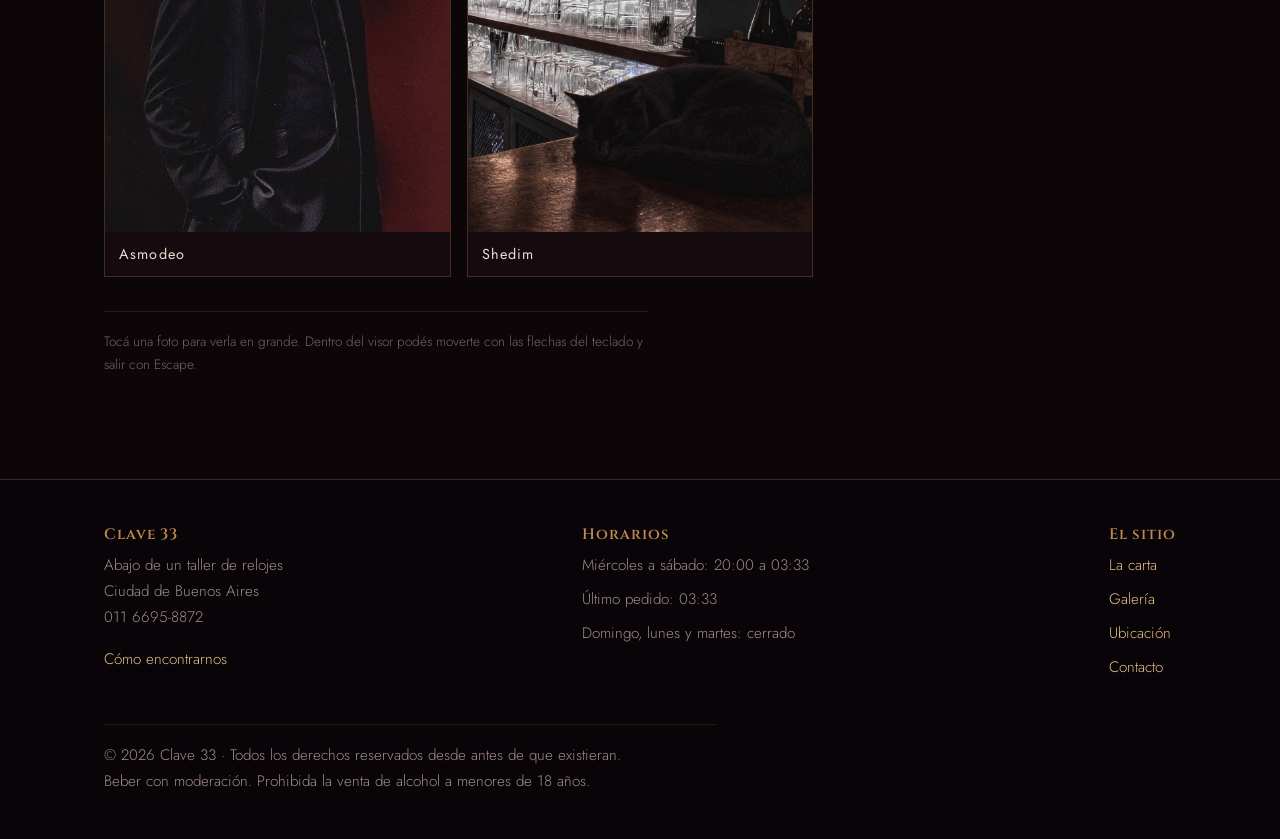
<file: galeria.html>
<!DOCTYPE html>
<html lang="es">
<head>
  <meta charset="UTF-8">
  <meta name="viewport" content="width=device-width, initial-scale=1.0">
  <meta name="theme-color" content="#0c0609">
  <title>Galería — Clave 33</title>
  <meta name="description" content="Fotos de la entrada, el salón y la barra de Clave 33.">
  <link rel="preconnect" href="https://fonts.googleapis.com">
  <link rel="preconnect" href="https://fonts.gstatic.com" crossorigin>
  <link href="https://fonts.googleapis.com/css2?family=Cinzel:wght@500;600&family=Jost:wght@300;400;500&family=Share+Tech+Mono&display=swap" rel="stylesheet">
  <link rel="stylesheet" href="css/estilos.css">
</head>
<body>
  <a class="saltar" href="#principal">Saltar al contenido</a>

  <header class="cabecera">
    <div class="cabecera__interior">
      <a class="marca" href="index.html">
        <span>Clave</span><span class="marca__numero">33</span>
      </a>

      <button class="menu-boton" id="menuBoton" aria-expanded="false" aria-controls="menuPrincipal">
        <span class="menu-boton__icono"><span></span><span></span><span></span></span>
        Menú
      </button>

      <nav class="nav" id="menuPrincipal" aria-label="Navegación principal">
        <ul class="nav__lista">
          <li class="nav__item"><a class="nav__enlace" href="index.html">Inicio</a></li>
          <li class="nav__item">
            <div class="nav__grupo">
              <a class="nav__enlace" href="carta.html">La carta</a>
              <button class="nav__toggle" aria-expanded="false" aria-label="Abrir secciones de la carta"><span>▼</span></button>
            </div>
            <ul class="submenu">
              <li><a href="carta-clasicos.html">Clásicos</a></li>
              <li><a href="carta-autor.html">De autor</a></li>
              <li><a href="carta-reserva.html">Reserva</a></li>
            </ul>
          </li>
          <li class="nav__item"><a class="nav__enlace" href="galeria.html" aria-current="page">Galería</a></li>
          <li class="nav__item"><a class="nav__enlace" href="ubicacion.html">Ubicación</a></li>
          <li class="nav__item"><a class="nav__enlace" href="contacto.html">Contacto</a></li>
        </ul>
      </nav>
    </div>
  </header>

  <main id="principal">

    <section class="seccion seccion--titulo">
      <div class="contenedor">
        <h1>Galería</h1>
        <p>Ocho fotos del lugar. No mostramos la fachada entera a propósito: parte del trato es que el bar siga siendo difícil de encontrar.</p>
      </div>
    </section>

    <section class="seccion seccion--angosta">
      <div class="contenedor">
        <div class="filtros" role="group" aria-label="Filtrar fotos por sector">
          <button class="filtro activo" type="button" data-filtro="todo">Todo</button>
          <button class="filtro" type="button" data-filtro="entrada">La entrada</button>
          <button class="filtro" type="button" data-filtro="salon">El salón</button>
          <button class="filtro" type="button" data-filtro="tragos">Barra y tragos</button>
          <button class="filtro" type="button" data-filtro="casa">La casa</button>
        </div>

        <ul class="galeria" id="galeria">
          <li data-categoria="entrada">
            <button class="galeria__boton" type="button">
              <img class="foco--centro" src="imagenes/puerta.jpg" alt="Vidriera de la relojería Familia Asmodeo de noche, entre la niebla, con faroles encendidos y decenas de relojes antiguos en exhibición." loading="lazy">
              <span class="galeria__pie">La puerta</span>
            </button>
          </li>
          <li data-categoria="entrada">
            <button class="galeria__boton" type="button">
              <img class="foco--centro" src="imagenes/escalera.jpg" alt="Arco de piedra en penumbra que da paso a una escalera angosta iluminada apenas por un costado." loading="lazy">
              <span class="galeria__pie">La escalera</span>
            </button>
          </li>
          <li data-categoria="salon">
            <button class="galeria__boton" type="button">
              <img class="foco--centro" src="imagenes/primera-barra.jpg" alt="Salón en penumbra con vitrales altos iluminados, arañas de caireles y una fila de banquetas frente a la barra." loading="lazy">
              <span class="galeria__pie">Primera barra</span>
            </button>
          </li>
          <li data-categoria="salon">
            <button class="galeria__boton" type="button">
              <img class="foco--centro" src="imagenes/segunda-barra.jpg" alt="Barra con una araña de vidrio rojo colgando sobre las botellas y dos vitrales góticos encendidos detrás." loading="lazy">
              <span class="galeria__pie">Segunda barra</span>
            </button>
          </li>
          <li data-categoria="tragos">
            <button class="galeria__boton" type="button">
              <img class="foco--centro" src="imagenes/backbar.jpg" alt="Estantería de botellas iluminada por detrás, con copas alineadas y una vela encendida sobre la barra de metal." loading="lazy">
              <span class="galeria__pie">Backbar</span>
            </button>
          </li>
          <li data-categoria="tragos">
            <button class="galeria__boton" type="button">
              <img class="foco--centro" src="imagenes/trago.jpg" alt="Copa de absenta con una cucharilla apoyada en el borde y un terrón de azúcar ardiendo con llama azul." loading="lazy">
              <span class="galeria__pie">Copa de la casa</span>
            </button>
          </li>
          <li data-categoria="casa">
            <button class="galeria__boton" type="button">
              <img class="foco--alto" src="imagenes/asmodeo.jpg" alt="Retrato de un hombre de traje negro de tres piezas, de pie contra un fondo rojo oscuro." loading="lazy">
              <span class="galeria__pie">Asmodeo</span>
            </button>
          </li>
          <li data-categoria="casa">
            <button class="galeria__boton" type="button">
              <img class="foco--centro" src="imagenes/shedim.jpg" alt="Gato negro durmiendo sobre la barra, delante de los estantes de copas y botellas." loading="lazy">
              <span class="galeria__pie">Shedim</span>
            </button>
          </li>
        </ul>

        <p class="pie__legal">Tocá una foto para verla en grande. Dentro del visor podés moverte con las flechas del teclado y salir con Escape.</p>
      </div>
    </section>

    <div class="visor" id="visor" role="dialog" aria-modal="true" aria-label="Foto ampliada">
      <button class="boton visor__cerrar" id="visorCerrar" type="button">Cerrar</button>
      <img id="visorImg" src="imagenes/puerta.jpg" alt="">
      <p class="visor__pie" id="visorPie" role="status"></p>
      <div class="visor__controles">
        <button class="boton" id="visorAnterior" type="button">Anterior</button>
        <button class="boton" id="visorSiguiente" type="button">Siguiente</button>
      </div>
    </div>

  </main>

  <footer class="pie">
    <div class="contenedor">
      <div class="pie__filas">
        <div>
          <h3>Clave 33</h3>
          <p>Abajo de un taller de relojes<br>Ciudad de Buenos Aires<br>011 6695-8872</p>
          <p><a href="ubicacion.html">Cómo encontrarnos</a></p>
        </div>
        <div>
          <h3>Horarios</h3>
          <ul>
            <li>Miércoles a sábado: 20:00 a 03:33</li>
            <li>Último pedido: 03:33</li>
            <li>Domingo, lunes y martes: cerrado</li>
          </ul>
        </div>
        <div>
          <h3>El sitio</h3>
          <ul>
            <li><a href="carta.html">La carta</a></li>
            <li><a href="galeria.html">Galería</a></li>
            <li><a href="ubicacion.html">Ubicación</a></li>
            <li><a href="contacto.html">Contacto</a></li>
          </ul>
        </div>
      </div>
      <p class="pie__legal">
        © <span class="anio">2026</span> Clave 33 · Todos los derechos reservados desde antes de que existieran.<br>
        Beber con moderación. Prohibida la venta de alcohol a menores de 18 años.
      </p>
    </div>
  </footer>

  <script src="js/base.js"></script>
</body>
</html>
</file>
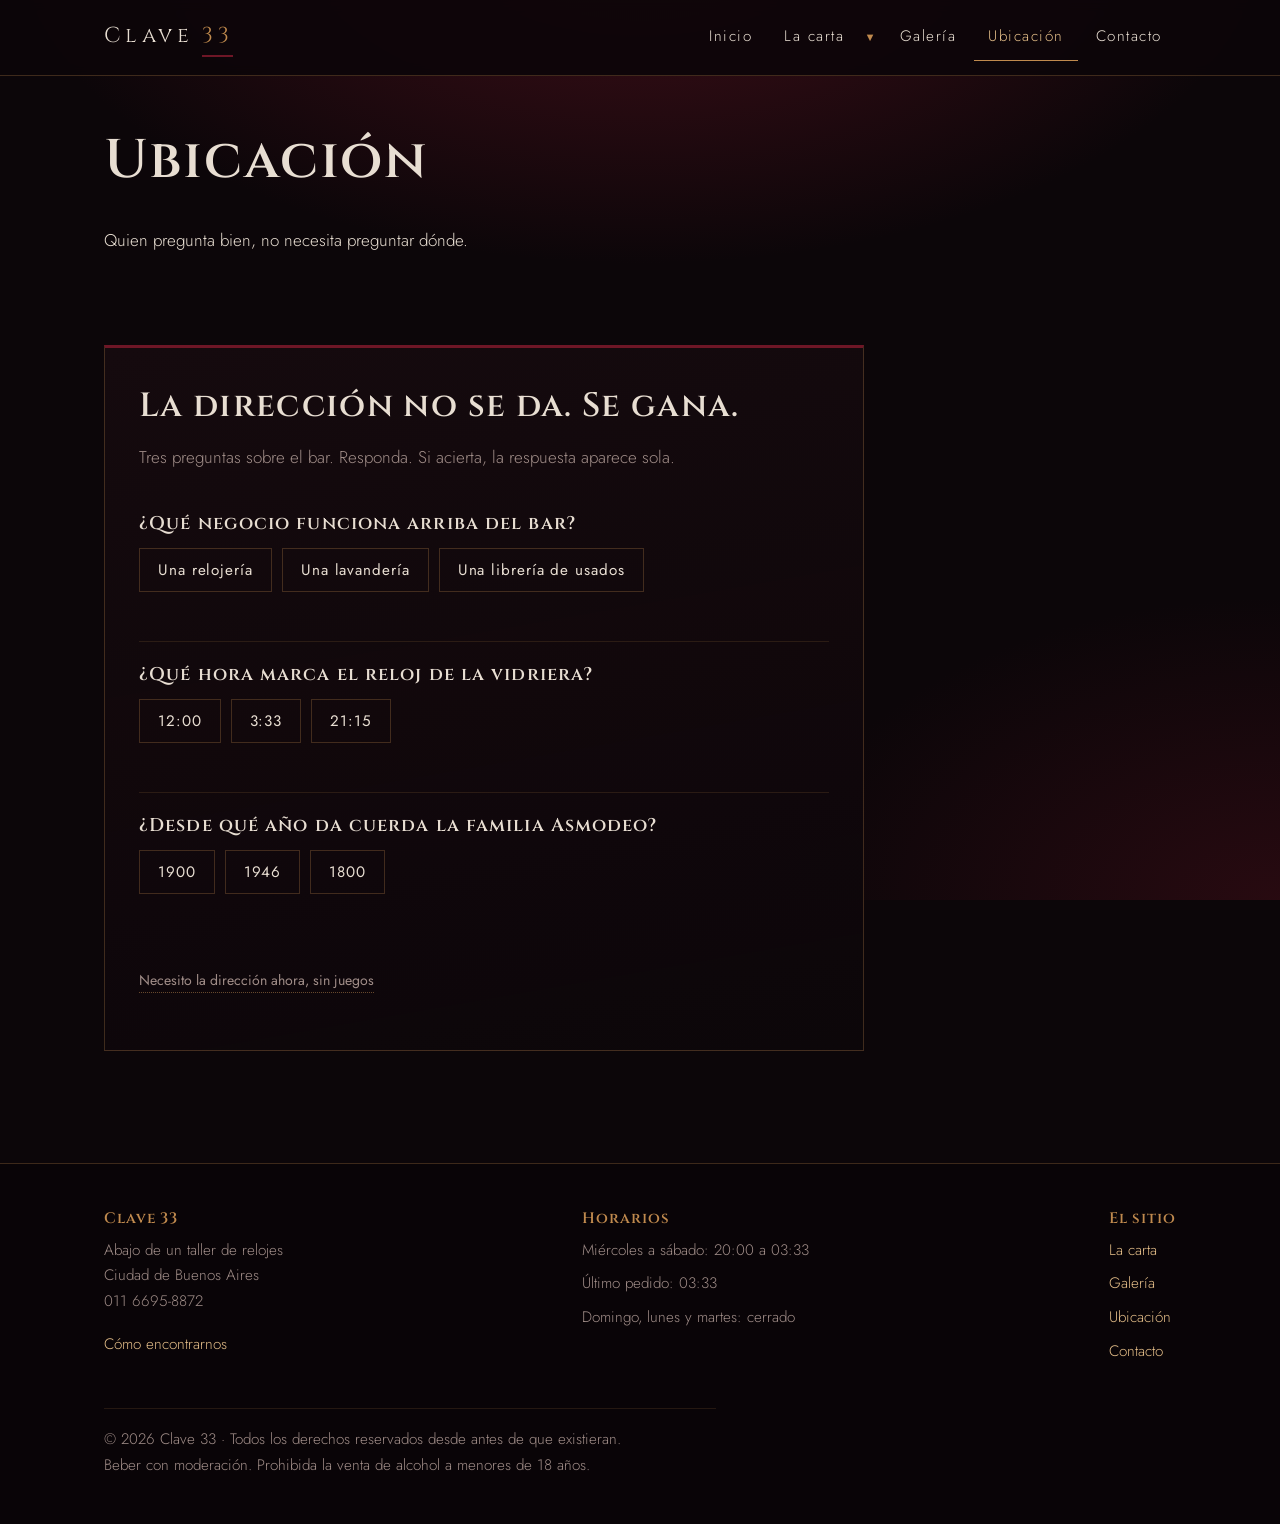
<file: ubicacion.html>
<!DOCTYPE html>
<html lang="es">
<head>
  <meta charset="UTF-8">
  <meta name="viewport" content="width=device-width, initial-scale=1.0">
  <meta name="theme-color" content="#0c0609">
  <title>Ubicación — Clave 33</title>
  <meta name="description" content="Cómo llegar a Clave 33, en Recoleta, Ciudad de Buenos Aires.">
  <link rel="preconnect" href="https://fonts.googleapis.com">
  <link rel="preconnect" href="https://fonts.gstatic.com" crossorigin>
  <link href="https://fonts.googleapis.com/css2?family=Cinzel:wght@500;600&family=Jost:wght@300;400;500&family=Share+Tech+Mono&display=swap" rel="stylesheet">
  <link rel="stylesheet" href="css/estilos.css">
</head>
<body>
  <a class="saltar" href="#principal">Saltar al contenido</a>

  <header class="cabecera">
    <div class="cabecera__interior">
      <a class="marca" href="index.html">
        <span>Clave</span><span class="marca__numero">33</span>
      </a>

      <button class="menu-boton" id="menuBoton" aria-expanded="false" aria-controls="menuPrincipal">
        <span class="menu-boton__icono"><span></span><span></span><span></span></span>
        Menú
      </button>

      <nav class="nav" id="menuPrincipal" aria-label="Navegación principal">
        <ul class="nav__lista">
          <li class="nav__item"><a class="nav__enlace" href="index.html">Inicio</a></li>
          <li class="nav__item">
            <div class="nav__grupo">
              <a class="nav__enlace" href="carta.html">La carta</a>
              <button class="nav__toggle" aria-expanded="false" aria-label="Abrir secciones de la carta"><span>▼</span></button>
            </div>
            <ul class="submenu">
              <li><a href="carta-clasicos.html">Clásicos</a></li>
              <li><a href="carta-autor.html">De autor</a></li>
              <li><a href="carta-reserva.html">Reserva</a></li>
            </ul>
          </li>
          <li class="nav__item"><a class="nav__enlace" href="galeria.html">Galería</a></li>
          <li class="nav__item"><a class="nav__enlace" href="ubicacion.html" aria-current="page">Ubicación</a></li>
          <li class="nav__item"><a class="nav__enlace" href="contacto.html">Contacto</a></li>
        </ul>
      </nav>
    </div>
  </header>

  <main id="principal">

    <section class="seccion seccion--titulo">
      <div class="contenedor">
        <h1>Ubicación</h1>
        <p>Quien pregunta bien, no necesita preguntar dónde.</p>
      </div>
    </section>

    <section class="seccion candado" id="candado">
      <div class="contenedor">
        <div class="candado__caja">
          <h2>La dirección no se da. Se gana.</h2>
          <p>Tres preguntas sobre el bar. Responda. Si acierta, la respuesta aparece sola.</p>

          <div id="trivia">
            <div class="pregunta">
              <h3>¿Qué negocio funciona arriba del bar?</h3>
              <div class="opciones">
                <button class="opcion" type="button" data-correcta="si">Una relojería</button>
                <button class="opcion" type="button">Una lavandería</button>
                <button class="opcion" type="button">Una librería de usados</button>
              </div>
              <p class="pregunta__aviso" role="status"></p>
              <span class="pregunta__premio" data-descifrar="BARRIO: RECOLETA" hidden></span>
            </div>

            <div class="pregunta">
              <h3>¿Qué hora marca el reloj de la vidriera?</h3>
              <div class="opciones">
                <button class="opcion" type="button">12:00</button>
                <button class="opcion" type="button" data-correcta="si">3:33</button>
                <button class="opcion" type="button">21:15</button>
              </div>
              <p class="pregunta__aviso" role="status"></p>
              <span class="pregunta__premio" data-descifrar="CALLE: VICENTE LOPEZ" hidden></span>
            </div>

            <div class="pregunta">
              <h3>¿Desde qué año da cuerda la familia Asmodeo?</h3>
              <div class="opciones">
                <button class="opcion" type="button">1900</button>
                <button class="opcion" type="button">1946</button>
                <button class="opcion" type="button" data-correcta="si">1800</button>
              </div>
              <p class="pregunta__aviso" role="status"></p>
              <span class="pregunta__premio" data-descifrar="ALTURA: 2180" hidden></span>
            </div>
          </div>

          <p><button class="enlace-sutil" type="button" id="saltear">Necesito la dirección ahora, sin juegos</button></p>
        </div>
      </div>
    </section>

    <div data-protegido="ubicacion" hidden>


    <section class="seccion seccion--angosta">
      <div class="contenedor">
        <div class="fila">
          <div>
            <dl>
              <div class="dato"><dt>Dirección</dt><dd>Vicente López 2180, Recoleta, CABA</dd></div>
              <div class="dato"><dt>Entre calles</dt><dd>Entre Junín y Azcuénaga, vereda del cementerio</dd></div>
              <div class="dato"><dt>Teléfono</dt><dd><a href="tel:+541166958872">011 6695-8872</a></dd></div>
              <div class="dato"><dt>Correo</dt><dd><a href="mailto:mperezbacas@gmail.com">mperezbacas@gmail.com</a></dd></div>
              <div class="dato"><dt>Subte</dt><dd>Línea H, estación Las Heras, a seis cuadras</dd></div>
              <div class="dato"><dt>Colectivos</dt><dd>10, 37, 59, 60, 92, 110</dd></div>
            </dl>
          </div>
          <div>
            <img class="foto-lateral" src="imagenes/escalera.jpg" alt="Arco de piedra en penumbra que da paso a una escalera angosta iluminada apenas por un costado." width="1200" height="1600">
          </div>
        </div>
      </div>
    </section>

    <section class="seccion seccion--angosta">
      <div class="contenedor">
        <div class="titulo-seccion"><h2>Horarios</h2></div>
        <div class="fila">
          <div>
            <dl>
              <div class="dato"><dt>Miércoles</dt><dd>20:00 a 03:33</dd></div>
              <div class="dato"><dt>Jueves</dt><dd>20:00 a 03:33</dd></div>
              <div class="dato"><dt>Viernes</dt><dd>20:00 a 03:33</dd></div>
              <div class="dato"><dt>Sábado</dt><dd>20:00 a 03:33</dd></div>
              <div class="dato"><dt>Domingo, lunes y martes</dt><dd>Cerrado</dd></div>
            </dl>
          </div>
          <div>
            <div class="nota">
              <h3>Antes de bajar</h3>
              <p>
                No golpee. La puerta se abre cuando corresponde, y no siempre corresponde.
              </p>
              <p>
                Son doce escalones. Cuéntelos mientras baja. Si le dan trece, vuelva a
                subir sin darse vuelta y salga a la calle: esa noche no era para usted.
              </p>
              <p>
                Si no puede bajar escaleras, avísenos antes de venir. Hay otra entrada.
                No la usamos seguido y preferimos no explicar por qué.
              </p>
            </div>
          </div>
        </div>
      </div>
    </section>


    <section class="seccion seccion--angosta">
      <div class="contenedor">
        <button class="enlace-sutil" type="button" id="volverACerrar">Volver a cerrar la puerta y empezar de nuevo</button>
      </div>
    </section>
    </div>
  </main>

  <footer class="pie">
    <div class="contenedor">
      <div class="pie__filas">
        <div>
          <h3>Clave 33</h3>
          <p>Abajo de un taller de relojes<br>Ciudad de Buenos Aires<br>011 6695-8872</p>
          <p><a href="ubicacion.html">Cómo encontrarnos</a></p>
        </div>
        <div>
          <h3>Horarios</h3>
          <ul>
            <li>Miércoles a sábado: 20:00 a 03:33</li>
            <li>Último pedido: 03:33</li>
            <li>Domingo, lunes y martes: cerrado</li>
          </ul>
        </div>
        <div>
          <h3>El sitio</h3>
          <ul>
            <li><a href="carta.html">La carta</a></li>
            <li><a href="galeria.html">Galería</a></li>
            <li><a href="ubicacion.html">Ubicación</a></li>
            <li><a href="contacto.html">Contacto</a></li>
          </ul>
        </div>
      </div>
      <p class="pie__legal">
        © <span class="anio">2026</span> Clave 33 · Todos los derechos reservados desde antes de que existieran.<br>
        Beber con moderación. Prohibida la venta de alcohol a menores de 18 años.
      </p>
    </div>
  </footer>

  <script src="js/base.js"></script>
</body>
</html>
</file>
<file: css/estilos.css>
/* en una de esas el violeta y verde es mejor que el rojo y negro? */

:root {
  --tinta: #0c0609;
  --tinta-2: #150a0e;
  --tinta-3: #1e0e13;
  --bordo: #4a0f1a;
  --vino: #6e1626;
  --rojo: #a41b2c;
  --bronce: #c08a4e;
  --bronce-claro: #e3bd88;
  --hueso: #e8ded2;
  --humo: #a08d88;

  --display: "Cinzel", Georgia, serif;
  --texto: "Jost", "Helvetica Neue", Arial, sans-serif;
  --cifra: "Share Tech Mono", "Courier New", monospace;

  --ancho: 1120px;
  --borde: 1px solid rgba(192, 138, 78, 0.28);
}

* { box-sizing: border-box; }


[hidden] { display: none !important; }

html { scroll-behavior: smooth; }

body {
  margin: 0;
  background-color: var(--tinta);
  background-image:
    radial-gradient(900px 480px at 50% -8%, rgba(110, 22, 38, 0.55), transparent 70%),
    radial-gradient(700px 420px at 100% 100%, rgba(74, 15, 26, 0.45), transparent 72%);
  background-attachment: fixed;
  color: var(--hueso);
  -webkit-text-size-adjust: 100%; /*NO TOCAR, SINO SE ROMPE EN SAFARI*/
  font-family: var(--texto);
  font-size: 17px;
  font-weight: 300;
  line-height: 1.7;
}

img { max-width: 100%; height: auto; display: block; }

/* FRAMER */
.foto-lateral {
  width: 100%;
  aspect-ratio: 3 / 4;
  max-height: 560px;
  object-fit: cover;
  border: var(--borde);
}

a { color: var(--bronce-claro); text-decoration: none; }
a:hover { color: var(--hueso); }

:focus-visible {
  outline: 2px solid var(--bronce-claro);
  outline-offset: 3px;
}

h1, h2, h3 {
  font-family: var(--display);
  font-weight: 600;
  letter-spacing: 0.04em;
  line-height: 1.2;
  margin: 0 0 0.6em;
}

h1 { font-size: clamp(2.1rem, 6vw, 3.4rem); }
h2 { font-size: clamp(1.5rem, 3.4vw, 2.1rem); }
h3 { font-size: 1.15rem; letter-spacing: 0.06em; }

p { margin: 0 0 1.1em; max-width: 68ch; }

.contenedor {
  width: 100%;
  max-width: var(--ancho);
  margin: 0 auto;
  padding: 0 24px;
}

.seccion { padding: 72px 0; }
.seccion--angosta { padding: 48px 0; }
.seccion--titulo { padding: 52px 0 0; }

.saltar {
  position: absolute;
  left: -9999px;
  background: var(--vino);
  color: var(--hueso);
  padding: 10px 16px;
  z-index: 100;
}
.saltar:focus { left: 12px; top: 12px; }

.cabecera {
  position: sticky;
  top: 0;
  z-index: 50;
  background: rgba(12, 6, 9, 0.92);
  border-bottom: var(--borde);
  -webkit-backdrop-filter: blur(6px);
  backdrop-filter: blur(6px);
}

.cabecera__interior {
  display: flex;
  flex-wrap: wrap;
  align-items: center;
  justify-content: space-between;
  gap: 16px;
  padding: 14px 24px;
  max-width: var(--ancho);
  margin: 0 auto;
}

.marca {
  display: flex;
  align-items: baseline;
  gap: 8px;
  font-family: var(--display);
  font-size: 1.35rem;
  letter-spacing: 0.22em;
  color: var(--hueso);
}
.marca:hover { color: var(--hueso); }
.marca__numero {
  color: var(--bronce);
  border-bottom: 2px solid var(--vino);
}

.menu-boton {
  display: none;
  align-items: center;
  gap: 10px;
  background: transparent;
  border: var(--borde);
  color: var(--hueso);
  font-family: var(--texto);
  font-size: 0.95rem;
  letter-spacing: 0.12em;
  padding: 9px 14px;
  cursor: pointer;
}
.menu-boton__icono {
  display: flex;
  flex-direction: column;
  gap: 4px;
  width: 18px;
}
.menu-boton__icono span {
  height: 1px;
  background: var(--bronce);
}

.nav__lista {
  display: flex;
  align-items: center;
  gap: 4px;
  list-style: none;
  margin: 0;
  padding: 0;
}

.nav__enlace {
  display: block;
  padding: 10px 14px;
  color: var(--hueso);
  font-size: 0.95rem;
  letter-spacing: 0.1em;
  border-bottom: 1px solid transparent;
  transition: border-color 0.2s ease, color 0.2s ease;
}
.nav__enlace:hover,
.nav__enlace:focus-visible { border-bottom-color: var(--vino); }
.nav__enlace[aria-current="page"] {
  color: var(--bronce-claro);
  border-bottom-color: var(--bronce);
}

/* menu hamburguesa*/
.nav__item { position: relative; }

.nav__grupo { display: flex; align-items: center; }

.nav__toggle {
  background: transparent;
  border: 0;
  color: var(--bronce);
  cursor: pointer;
  padding: 10px 6px;
  font-size: 0.7rem;
  line-height: 1;
}
.nav__toggle span { display: inline-block; transition: transform 0.2s ease; }
.nav__item.abierto .nav__toggle span { transform: rotate(180deg); }

.submenu {
  list-style: none;
  margin: 0;
  padding: 8px 0;
  min-width: 210px;
  background: var(--tinta-2);
  border: var(--borde);
  border-top: 2px solid var(--vino);
  display: none;
}
.submenu a {
  display: block;
  padding: 9px 18px;
  color: var(--hueso);
  font-size: 0.92rem;
  letter-spacing: 0.08em;
}
.submenu a:hover,
.submenu a:focus-visible {
  background: var(--bordo);
  color: var(--bronce-claro);
}

.nav__item.abierto > .submenu { display: block; }

@media (min-width: 900px) {
  .submenu {
    position: absolute;
    top: 100%;
    left: 0;
  }
  .nav__item:hover > .submenu,
  .nav__item:focus-within > .submenu { display: block; }
}

@media (max-width: 899px) {
  .menu-boton { display: flex; }
  .nav {
    flex-basis: 100%;
    display: none;
    border-top: var(--borde);
    padding-top: 8px;
  }
  .nav.abierto { display: block; }
  .nav__lista { flex-direction: column; align-items: stretch; gap: 0; }
  .nav__grupo { justify-content: space-between; }
  .nav__enlace { padding: 12px 4px; }
  .submenu { margin: 0 0 8px 14px; min-width: 0; }
}

/* ---------- Portada ---------- */

.portada {
  position: relative;
  display: flex;
  align-items: center;
  min-height: 82vh;
  min-height: 82svh;                  /* alto real visible en iOS */
  padding: 80px 0;
  border-bottom: var(--borde);
  overflow: hidden;
}
.portada::before {
  content: "";
  position: absolute;
  inset: 0;
  background: url("../imagenes/puerta.jpg") center 35% / cover no-repeat;
  opacity: 0.55;
}
.portada::after {
  content: "";
  position: absolute;
  inset: 0;
  background:
    linear-gradient(to right, rgba(12, 6, 9, 0.92) 0%, rgba(12, 6, 9, 0.7) 45%, rgba(12, 6, 9, 0.3) 100%),
    linear-gradient(to bottom, rgba(12, 6, 9, 0.35), rgba(12, 6, 9, 0.92));
}
.portada .contenedor { position: relative; z-index: 2; }

.portada__interior {
  display: flex;
  flex-direction: column;
  align-items: flex-start;
  gap: 8px;
  max-width: 720px;
}

.portada h1 { margin-bottom: 0.25em; }

.lema {
  font-family: var(--cifra);
  font-size: clamp(1rem, 2.4vw, 1.3rem);
  letter-spacing: 0.18em;
  color: var(--bronce-claro);
  margin-bottom: 1.4em;
  min-height: 1.4em;
}

.portada__texto { color: var(--humo); }

.boton {
  display: inline-block;
  padding: 13px 26px;
  font-family: var(--texto);
  font-size: 0.95rem;
  letter-spacing: 0.14em;
  color: var(--hueso);
  background: transparent;
  border: 1px solid var(--bronce);
  cursor: pointer;
  transition: background 0.25s ease, color 0.25s ease;
}
.boton:hover,
.boton:focus-visible { background: var(--vino); color: var(--hueso); }

.boton--lleno { background: var(--bordo); }

.boton:disabled,
.clave input:disabled {
  opacity: 0.4;
  cursor: default;
  background: transparent;
}
.boton--lleno:hover { background: var(--vino); }

.acciones { display: flex; flex-wrap: wrap; gap: 14px; margin-top: 10px; }

.titulo-seccion {
  display: flex;
  align-items: center;
  gap: 18px;
  margin-bottom: 28px;
}
.titulo-seccion h2 { margin: 0; }
.titulo-seccion::after {
  content: "";
  flex: 1;
  height: 1px;
  background: linear-gradient(to right, var(--bronce), transparent);
}

.fila {
  display: flex;
  flex-wrap: wrap;
  gap: 28px;
}
.fila > * { flex: 1 1 280px; }

.tarjeta {
  background: linear-gradient(160deg, var(--tinta-2), var(--tinta));
  border: var(--borde);
  padding: 28px 26px;
  display: flex;
  flex-direction: column;
  gap: 6px;
}
.tarjeta h3 { color: var(--bronce-claro); margin-bottom: 0.4em; }
.tarjeta p { color: var(--humo); margin-bottom: 0.8em; }
.tarjeta a { margin-top: auto; }

.cita {
  font-family: var(--display);
  font-size: clamp(1.2rem, 3vw, 1.7rem);
  color: var(--hueso);
  border-left: 2px solid var(--vino);
  padding-left: 22px;
  margin: 0;
  max-width: 34ch;
}

.dato {
  display: flex;
  flex-wrap: wrap;
  gap: 6px 14px;
  padding: 12px 0;
  border-bottom: 1px solid rgba(192, 138, 78, 0.15);
  color: var(--humo);
}
.dato dt { width: 140px; color: var(--hueso); margin: 0; }
.dato dd { margin: 0; flex: 1 1 200px; }

.nota {
  border: var(--borde);
  border-left: 3px solid var(--vino);
  background: rgba(21, 10, 14, 0.7);
  padding: 20px 22px;
}
.nota p:last-child { margin-bottom: 0; }

.cifrado {
  font-family: var(--cifra);
  letter-spacing: 0.14em;
  color: var(--bronce);
}

/*JUEGO 1 */

.clave {
  display: flex;
  flex-wrap: wrap;
  gap: 12px;
  align-items: center;
  margin-top: 18px;
}
.clave input {
  flex: 1 1 220px;
  max-width: 320px;
  background: rgba(12, 6, 9, 0.8);
  border: var(--borde);
  color: var(--hueso);
  font-family: var(--cifra);
  letter-spacing: 0.2em;
  padding: 13px 16px;
}
.clave input::placeholder { color: rgba(160, 141, 136, 0.6); letter-spacing: 0.2em; }

.respuesta {
  margin-top: 14px;
  min-height: 1.4em;
  font-family: var(--cifra);
  color: var(--bronce-claro);
}
.respuesta--error { color: var(--rojo); }


.tragos { display: flex; flex-direction: column; gap: 4px; }

.trago {
  display: flex;
  flex-direction: column;
  padding: 20px 0;
  border-bottom: 1px solid rgba(192, 138, 78, 0.15);
}
.trago__linea {
  display: flex;
  align-items: baseline;
  gap: 14px;
}
.trago__nombre {
  font-family: var(--display);
  font-size: 1.12rem;
  letter-spacing: 0.05em;
  color: var(--hueso);
  margin: 0;
}
.trago__puntos {
  flex: 1;
  border-bottom: 1px dotted rgba(192, 138, 78, 0.35);
  transform: translateY(-5px);
}
.trago__precio {
  font-family: var(--cifra);
  color: var(--bronce);
  white-space: nowrap;
}
.trago__receta {
  color: var(--humo);
  margin: 8px 0 0;
  font-size: 0.95rem;
  max-width: 62ch;
}

.trago__nota {
  flex: 1 1 100%;
  margin: 6px 0 0;
  padding-left: 14px;
  border-left: 1px solid rgba(192, 138, 78, 0.3);
  color: var(--bronce);
  font-size: 0.92rem;
  font-style: italic;
  max-width: 62ch;
}

/* FOTOSFOTOSFOTOSFOTOSFOTOSFOTOS!!!!!!!!!!!!!!!!!!!!! */

.galeria {
  display: flex;
  flex-wrap: wrap;
  gap: 16px;
  padding: 0;
  margin: 0;
  list-style: none;
}
.galeria li { flex: 1 1 260px; }

/*aca se rearrangean los tamañanos para que queden bien + en aspect ratio */
@media (min-width: 900px) {
  .galeria li { flex: 0 1 calc(33.333% - 10.7px); }
}

.galeria__boton {
  position: relative;
  display: block;
  width: 100%;
  padding: 0;
  border: var(--borde);
  background: var(--tinta-2);
  cursor: pointer;
  overflow: hidden;
}
.galeria__boton img {
  width: 100%;
  aspect-ratio: 4 / 5; /*!!!!!*/
  object-fit: cover;
  filter: grayscale(0.15) brightness(0.92);
  transition: filter 0.3s ease, transform 0.4s ease;
}
.foco--alto { object-position: center 22%; }  
.foco--centro { object-position: center; }
.galeria__boton:hover img,
.galeria__boton:focus-visible img {
  filter: grayscale(0) brightness(1);
  transform: scale(1.04);
}
.galeria__pie {
  display: block;
  padding: 12px 14px;
  text-align: left;
  font-size: 0.9rem;
  letter-spacing: 0.08em;
  color: var(--hueso);
  font-family: var(--texto);
}

.filtros { display: flex; flex-wrap: wrap; gap: 10px; margin-bottom: 26px; }
.filtro {
  background: transparent;
  border: var(--borde);
  color: var(--humo);
  font-family: var(--texto);
  letter-spacing: 0.1em;
  font-size: 0.85rem;
  padding: 8px 16px;
  cursor: pointer;
}
.filtro:hover { color: var(--hueso); }
.filtro.activo { background: var(--bordo); color: var(--hueso); border-color: var(--bronce); }

.visor {
  position: fixed;
  inset: 0;
  z-index: 90;
  display: none;
  flex-direction: column;
  align-items: center;
  justify-content: center;
  gap: 16px;
  padding: 24px;
  background: rgba(8, 4, 6, 0.96);
}
.visor.abierto { display: flex; }
.visor img {
  max-width: min(900px, 92vw);
  max-height: 68vh;
  border: 1px solid rgba(192, 138, 78, 0.4);
}
.visor__pie {
  font-family: var(--cifra);
  letter-spacing: 0.12em;
  color: var(--bronce-claro);
  text-align: center;
}
.visor__controles { display: flex; gap: 12px; }
.visor__cerrar { position: absolute; top: 18px; right: 18px; }

.formulario { display: flex; flex-wrap: wrap; gap: 20px; max-width: 760px; }
.campo { display: flex; flex-direction: column; gap: 7px; flex: 1 1 260px; }
.campo--ancho { flex-basis: 100%; }

.campo label { font-size: 0.9rem; letter-spacing: 0.1em; color: var(--hueso); }

.campo input,
.campo select,
.campo textarea {
  background: rgba(12, 6, 9, 0.8);
  border: var(--borde);
  color: var(--hueso);
  font-family: var(--texto);
  font-size: 1rem;
  padding: 12px 14px;
}
.campo textarea { min-height: 140px; resize: vertical; }
.campo input:focus,
.campo select:focus,
.campo textarea:focus { border-color: var(--bronce); outline: none; }

.campo .error {
  font-size: 0.85rem;
  color: var(--rojo);
  min-height: 1.2em;
  letter-spacing: 0.04em;
}
.campo input[aria-invalid="true"],
.campo select[aria-invalid="true"],
.campo textarea[aria-invalid="true"] { border-color: var(--rojo); }

.campo--check {
  flex-basis: 100%;
  flex-direction: row;
  align-items: flex-start;
  gap: 12px;
}
.campo--check input { width: 18px; height: 18px; margin-top: 4px; }
.campo--check label { max-width: 60ch; color: var(--humo); }

.aviso {
  flex-basis: 100%;
  border: 1px solid var(--bronce);
  background: rgba(74, 15, 26, 0.45);
  padding: 20px 22px;
  display: none;
}
.aviso.visible { display: block; }
.aviso h3 { color: var(--bronce-claro); }
.aviso p { margin-bottom: 0; }

/* ---------- Pie ---------- */

.pie {
  border-top: var(--borde);
  background: rgba(8, 4, 6, 0.7);
  padding: 46px 0 28px;
  margin-top: 40px;
}
.pie__filas {
  display: flex;
  flex-wrap: wrap;
  gap: 32px;
  justify-content: space-between;
}
.pie h3 { color: var(--bronce); font-size: 0.95rem; }
.pie ul { list-style: none; margin: 0; padding: 0; }
.pie li { margin-bottom: 8px; }
.pie p, .pie li { color: var(--humo); font-size: 0.95rem; }
.pie__legal {
  margin-top: 34px;
  padding-top: 18px;
  border-top: 1px solid rgba(192, 138, 78, 0.15);
  font-size: 0.85rem;
  color: rgba(160, 141, 136, 0.7);
}


@media (prefers-reduced-motion: reduce) {
  * { animation: none !important; transition: none !important; }
  html { scroll-behavior: auto; }
}

/* JUEGO 2 */

.candado__caja {
  border: var(--borde);
  border-top: 3px solid var(--vino);
  background: linear-gradient(170deg, var(--tinta-2), rgba(12, 6, 9, 0.9));
  padding: 38px 34px;
  max-width: 760px;
}
.candado__caja h2 { margin-bottom: 0.5em; }
.candado__caja p { color: var(--humo); }

.enlace-sutil {
  background: none;
  border: 0;
  border-bottom: 1px dotted rgba(192, 138, 78, 0.5);
  color: var(--humo);
  font-family: var(--texto);
  font-size: 0.88rem;
  padding: 0 0 2px;
  margin-top: 26px;
  cursor: pointer;
}
.enlace-sutil:hover { color: var(--bronce-claro); }

/* JUEGO 3 */
.rueda {
  display: flex;
  flex-wrap: wrap;
  align-items: center;
  gap: 30px;
  margin: 26px 0 16px;
}

.dial {
  position: relative;
  width: 240px;
  height: 240px;
  max-width: 76vw;
  flex: 0 0 auto;
  cursor: grab;
  touch-action: none;          /*tambien para safari, NO TOCAR*/
  -webkit-user-select: none;
  user-select: none;
}
.dial:active { cursor: grabbing; }

.dial__disco {
  width: 100%;
  height: 100%;
  transform-origin: 50% 50%;
  transition: transform 0.28s ease;
}
.dial__aro { fill: rgba(12, 6, 9, 0.75); stroke: rgba(192, 138, 78, 0.45); stroke-width: 1.5; }
.dial__aro--interno { fill: none; stroke: rgba(192, 138, 78, 0.2); }
.dial__muesca { stroke: var(--bronce); stroke-width: 1.5; }
.dial__letra {
  fill: var(--bronce-claro);
  font-family: var(--cifra);
  font-size: 13px;
  text-anchor: middle;
  dominant-baseline: middle;
}
.dial__marca { fill: var(--rojo); }
.dial__centro { fill: var(--bordo); stroke: var(--bronce); stroke-width: 2; }

.dial__aguja {
  position: absolute;
  top: -6px;
  left: 50%;
  width: 0;
  height: 0;
  margin-left: -9px;
  border-left: 9px solid transparent;
  border-right: 9px solid transparent;
  border-top: 16px solid var(--bronce-claro);
  z-index: 2;
}

.rueda__panel { flex: 1 1 240px; }
.rueda__cuenta {
  font-family: var(--cifra);
  letter-spacing: 0.14em;
  color: var(--humo);
  margin: 0 0 12px;
}
.rueda__numero {
  font-size: 2.2rem;
  color: var(--bronce-claro);
  margin-right: 8px;
}
.rueda__botones { display: flex; gap: 10px; margin-bottom: 16px; }
.rueda__botones .boton { padding: 8px 20px; font-size: 1.1rem; line-height: 1; }
.rueda__pista {
  color: var(--bronce);
  font-style: italic;
  font-size: 0.92rem;
  margin: 0;
  max-width: 34ch;
}

.rueda__texto {
  display: block;
  font-family: var(--cifra);
  font-size: clamp(0.95rem, 2.4vw, 1.35rem);
  letter-spacing: 0.16em;
  color: var(--bronce-claro);
  background: rgba(12, 6, 9, 0.8);
  border: 1px solid rgba(192, 138, 78, 0.2);
  padding: 20px 18px;
  margin-bottom: 18px;
  word-break: break-word;
}

.pregunta {
  border-bottom: 1px solid rgba(192, 138, 78, 0.15);
  padding: 22px 0;
}
.pregunta:last-of-type { border-bottom: 0; }
.pregunta h3 { color: var(--hueso); margin-bottom: 0.7em; }

.opciones { display: flex; flex-wrap: wrap; gap: 10px; }
.opcion {
  background: transparent;
  border: var(--borde);
  color: var(--hueso);
  font-family: var(--texto);
  font-size: 0.95rem;
  letter-spacing: 0.06em;
  padding: 10px 18px;
  cursor: pointer;
  transition: background 0.2s ease;
}
.opcion:hover:not(:disabled) { background: var(--bordo); }
.opcion:disabled { cursor: default; opacity: 0.45; }
.opcion--correcta { background: var(--bordo); border-color: var(--bronce); color: var(--bronce-claro); opacity: 1; }
.opcion--mal { border-color: var(--rojo); color: var(--rojo); }

.pregunta__aviso { color: var(--rojo); font-size: 0.9rem; margin: 10px 0 0; min-height: 1.2em; }
.pregunta__premio {
  display: block;
  font-family: var(--cifra);
  font-size: 1.25rem;
  letter-spacing: 0.18em;
  color: var(--bronce-claro);
  margin-top: 14px;
}

.llave { border-left: 3px solid var(--vino); }
.llave__estado {
  font-family: var(--cifra);
  font-size: 0.85rem;
  letter-spacing: 0.2em;
  color: var(--humo);
  margin: 0 0 0.6em;
}
.llave--abierta { border-left-color: var(--bronce); }
.llave--abierta .llave__estado { color: var(--bronce-claro); }

.secreto--cerrado { color: rgba(160, 141, 136, 0.6); letter-spacing: 0.3em; }


/*a paritr de ahora arreglos para la vista en el celular */

@media (hover: none) {
  body { background-attachment: scroll; }
  a, button { -webkit-tap-highlight-color: rgba(192, 138, 78, 0.18); }
  .galeria__boton:hover img { filter: grayscale(0.15) brightness(0.92); transform: none; }
  .filtro,
  .opcion,
  .nav__enlace,
  .rueda__botones .boton { min-height: 44px; }
  .nav__toggle { min-width: 48px; min-height: 44px; }
}

@media (max-width: 600px) {
  body { font-size: 16px; }
  .seccion { padding: 52px 0; }
  .contenedor { padding: 0 20px; }

  .candado__caja { padding: 26px 20px; }

  /*RUEDA MOBIL */
  .rueda { gap: 20px; justify-content: center; }
  .dial { width: 200px; height: 200px; }
  .rueda__panel { flex-basis: 100%; }
  .rueda__botones .boton { flex: 1; padding: 12px 0; font-size: 1.3rem; }
  .rueda__texto { letter-spacing: 0.1em; padding: 16px 14px; }
  .visor {
    padding: calc(16px + env(safe-area-inset-top)) 16px
             calc(16px + env(safe-area-inset-bottom));
  }
  .visor img { max-height: 54vh; }
  .visor__cerrar { top: calc(10px + env(safe-area-inset-top)); right: 12px; }
  .visor__controles .boton { padding: 12px 22px; }

  .trago__linea { flex-wrap: wrap; }
  .trago__puntos { display: none; }
  .trago__precio { margin-left: auto; }
}

@supports not (aspect-ratio: 4 / 5) {
  .galeria__boton img { height: 300px; }
  .foto-lateral { height: 420px; }
}
</file>
